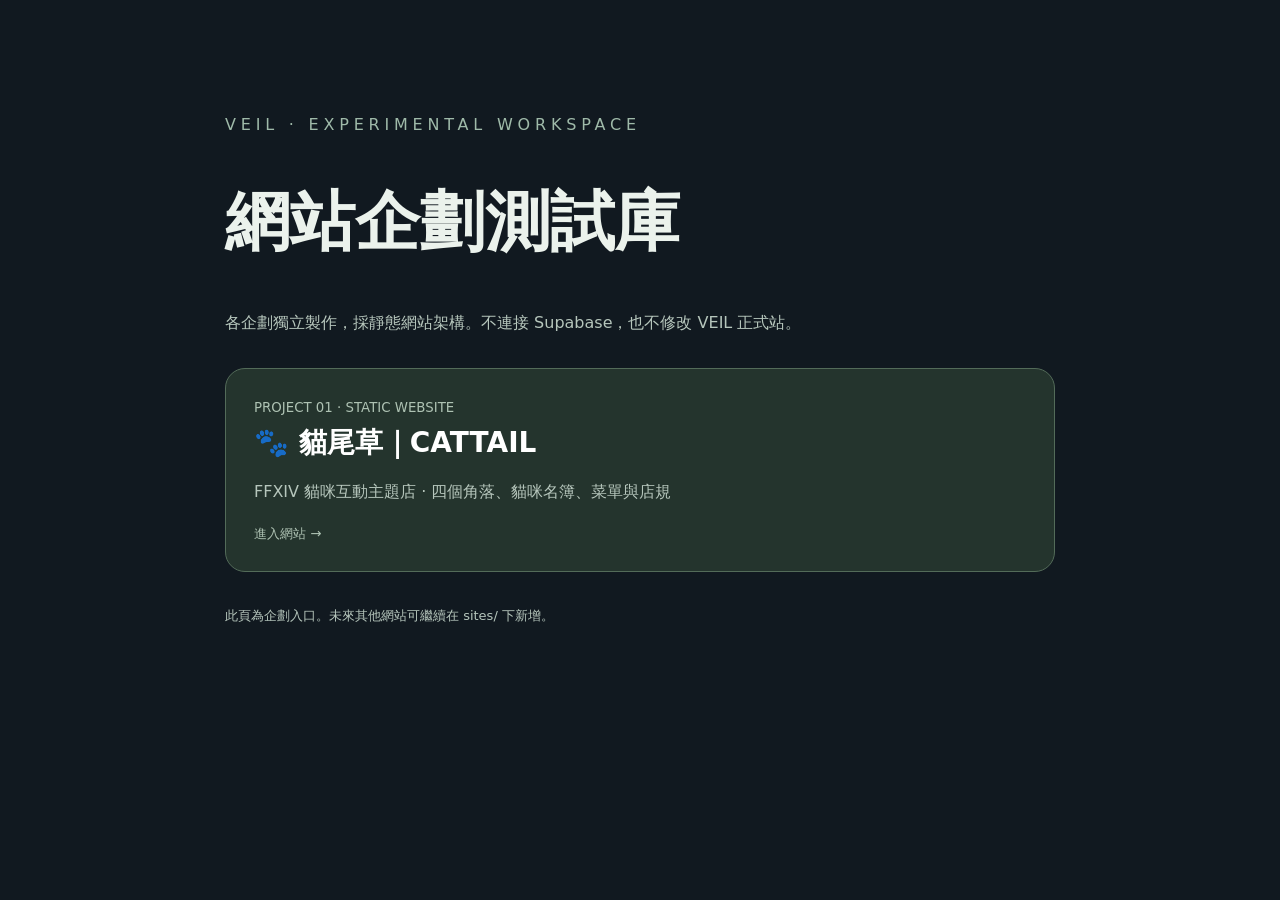
<file: index.html>
<!doctype html><html lang="zh-Hant"><head><meta charset="utf-8"><meta name="viewport" content="width=device-width,initial-scale=1"><title>VEIL LAB｜網站企劃測試庫</title><style>*{box-sizing:border-box}body{margin:0;background:#111920;color:#ebf2ec;font-family:system-ui,"Noto Sans TC",sans-serif}main{max-width:880px;margin:10vh auto;padding:25px}.eyebrow{letter-spacing:.3em;color:#9fbaa9}h1{font-size:clamp(35px,7vw,65px)}p{color:#b6c6bc;line-height:1.8}.card{display:block;background:#24342d;border:1px solid #536b59;padding:28px;border-radius:20px;color:#fff;text-decoration:none;margin-top:30px;transition:.2s}.card:hover{transform:translateY(-4px);background:#2f4337}.card small{color:#aec2b3}.card h2{margin:8px 0;font-size:28px}.note{font-size:13px;margin-top:32px}</style></head><body><main><div class="eyebrow">VEIL · EXPERIMENTAL WORKSPACE</div><h1>網站企劃測試庫</h1><p>各企劃獨立製作，採靜態網站架構。不連接 Supabase，也不修改 VEIL 正式站。</p><a class="card" href="./sites/cattail/"><small>PROJECT 01 · STATIC WEBSITE</small><h2>🐾 貓尾草｜CATTAIL</h2><p>FFXIV 貓咪互動主題店 · 四個角落、貓咪名簿、菜單與店規</p><small>進入網站 →</small></a><p class="note">此頁為企劃入口。未來其他網站可繼續在 sites/ 下新增。</p></main></body></html>
</file>
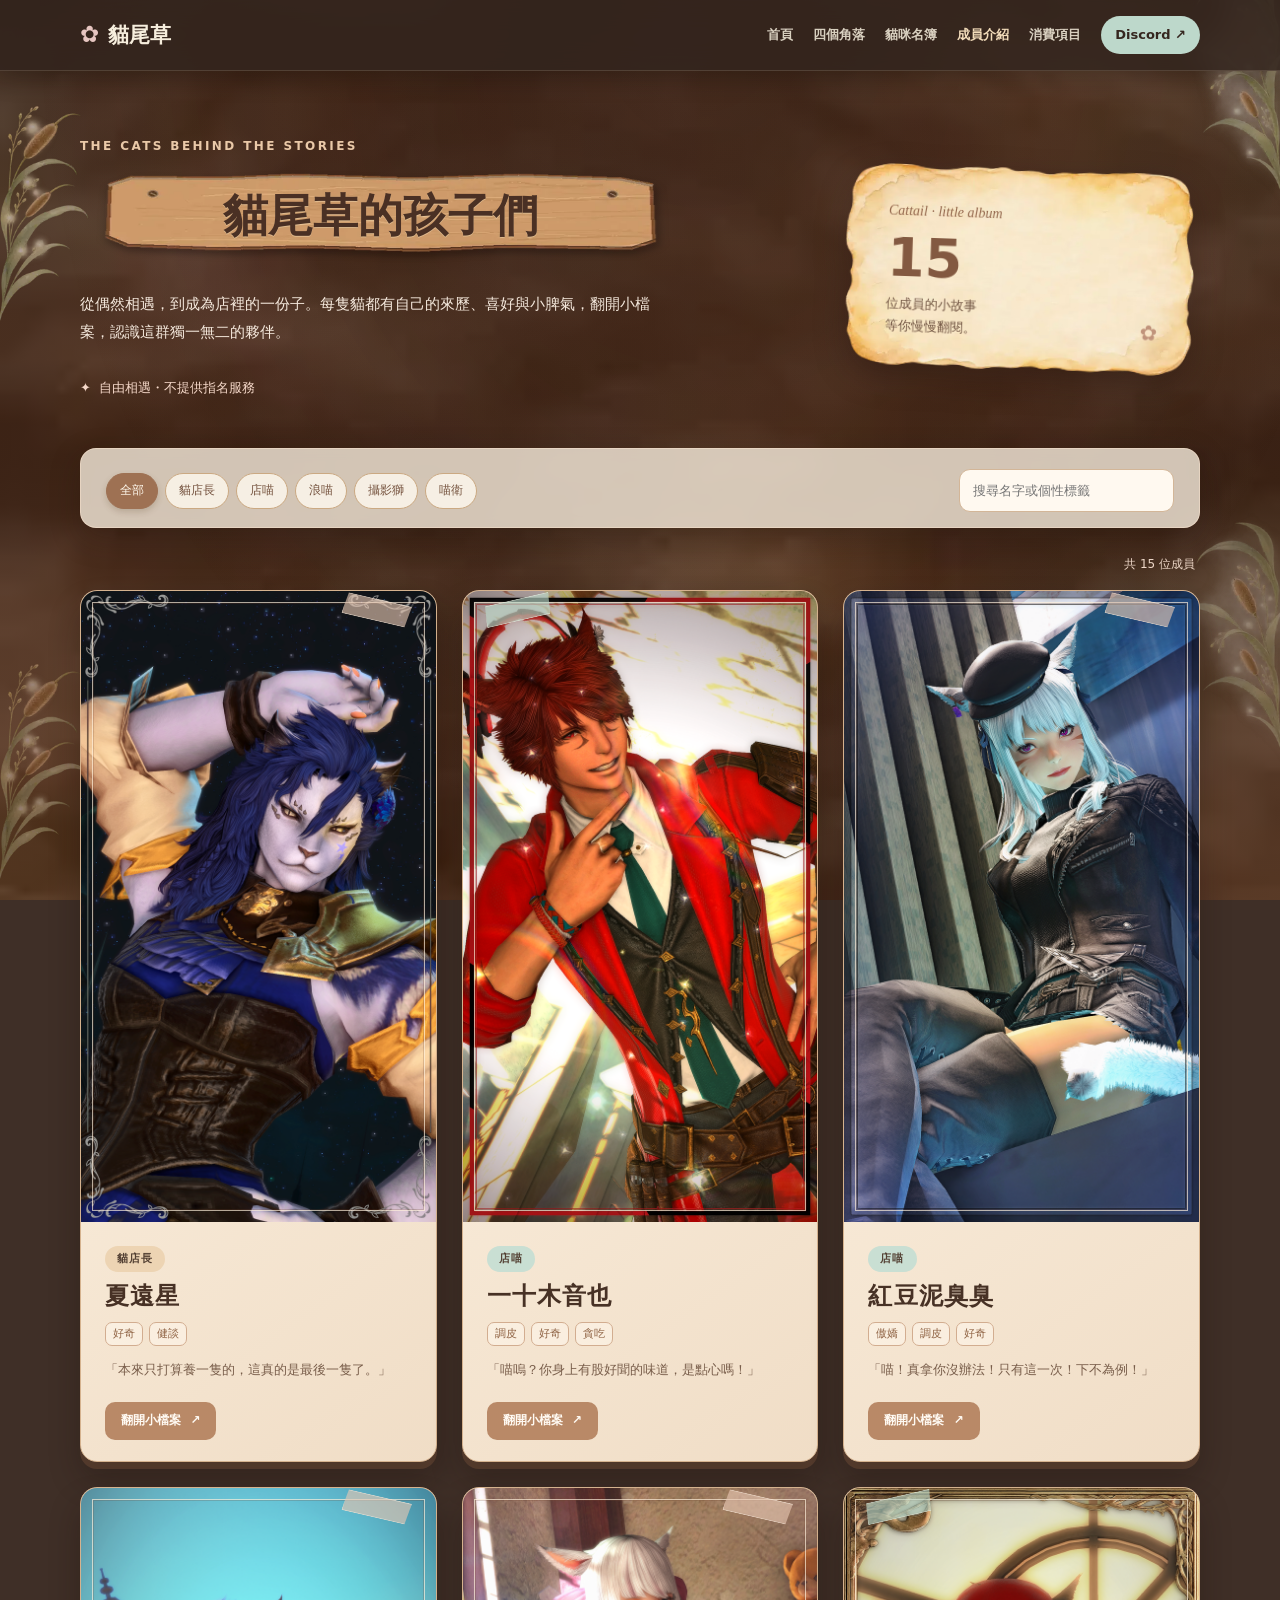
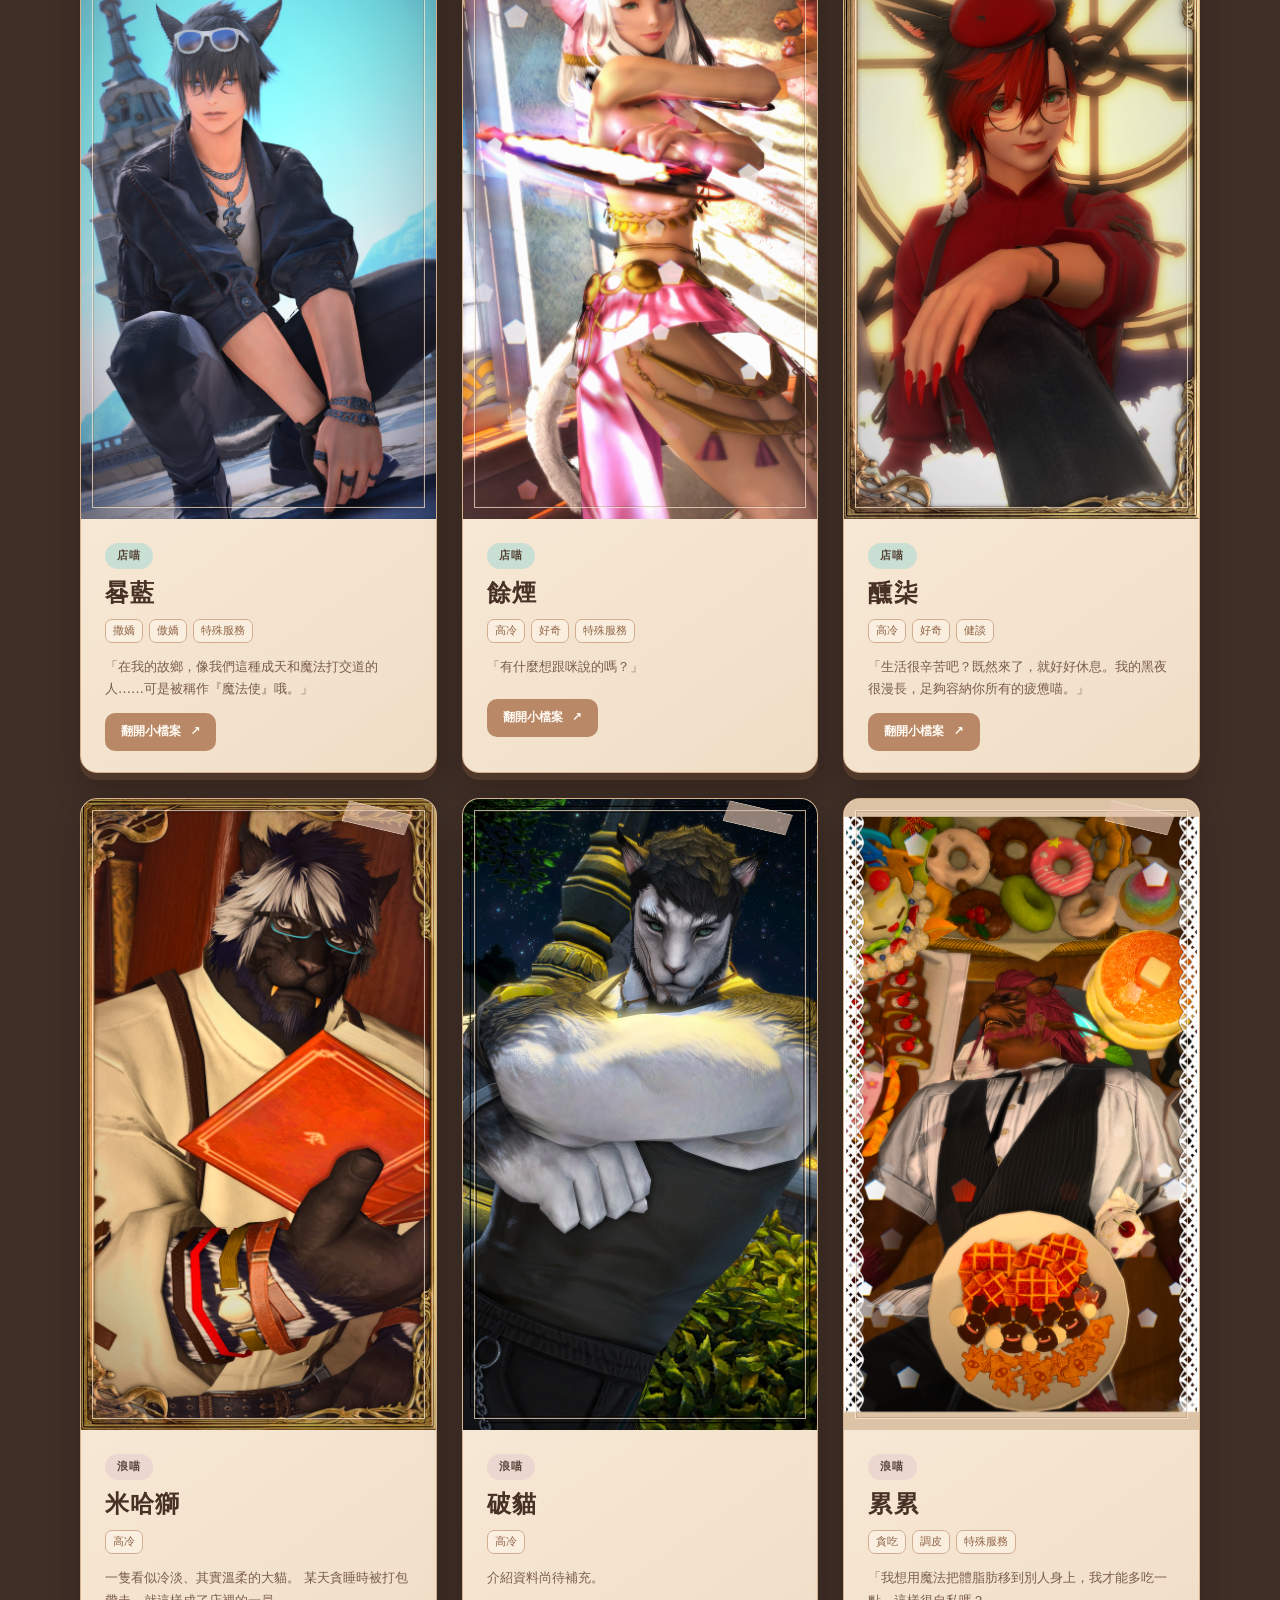
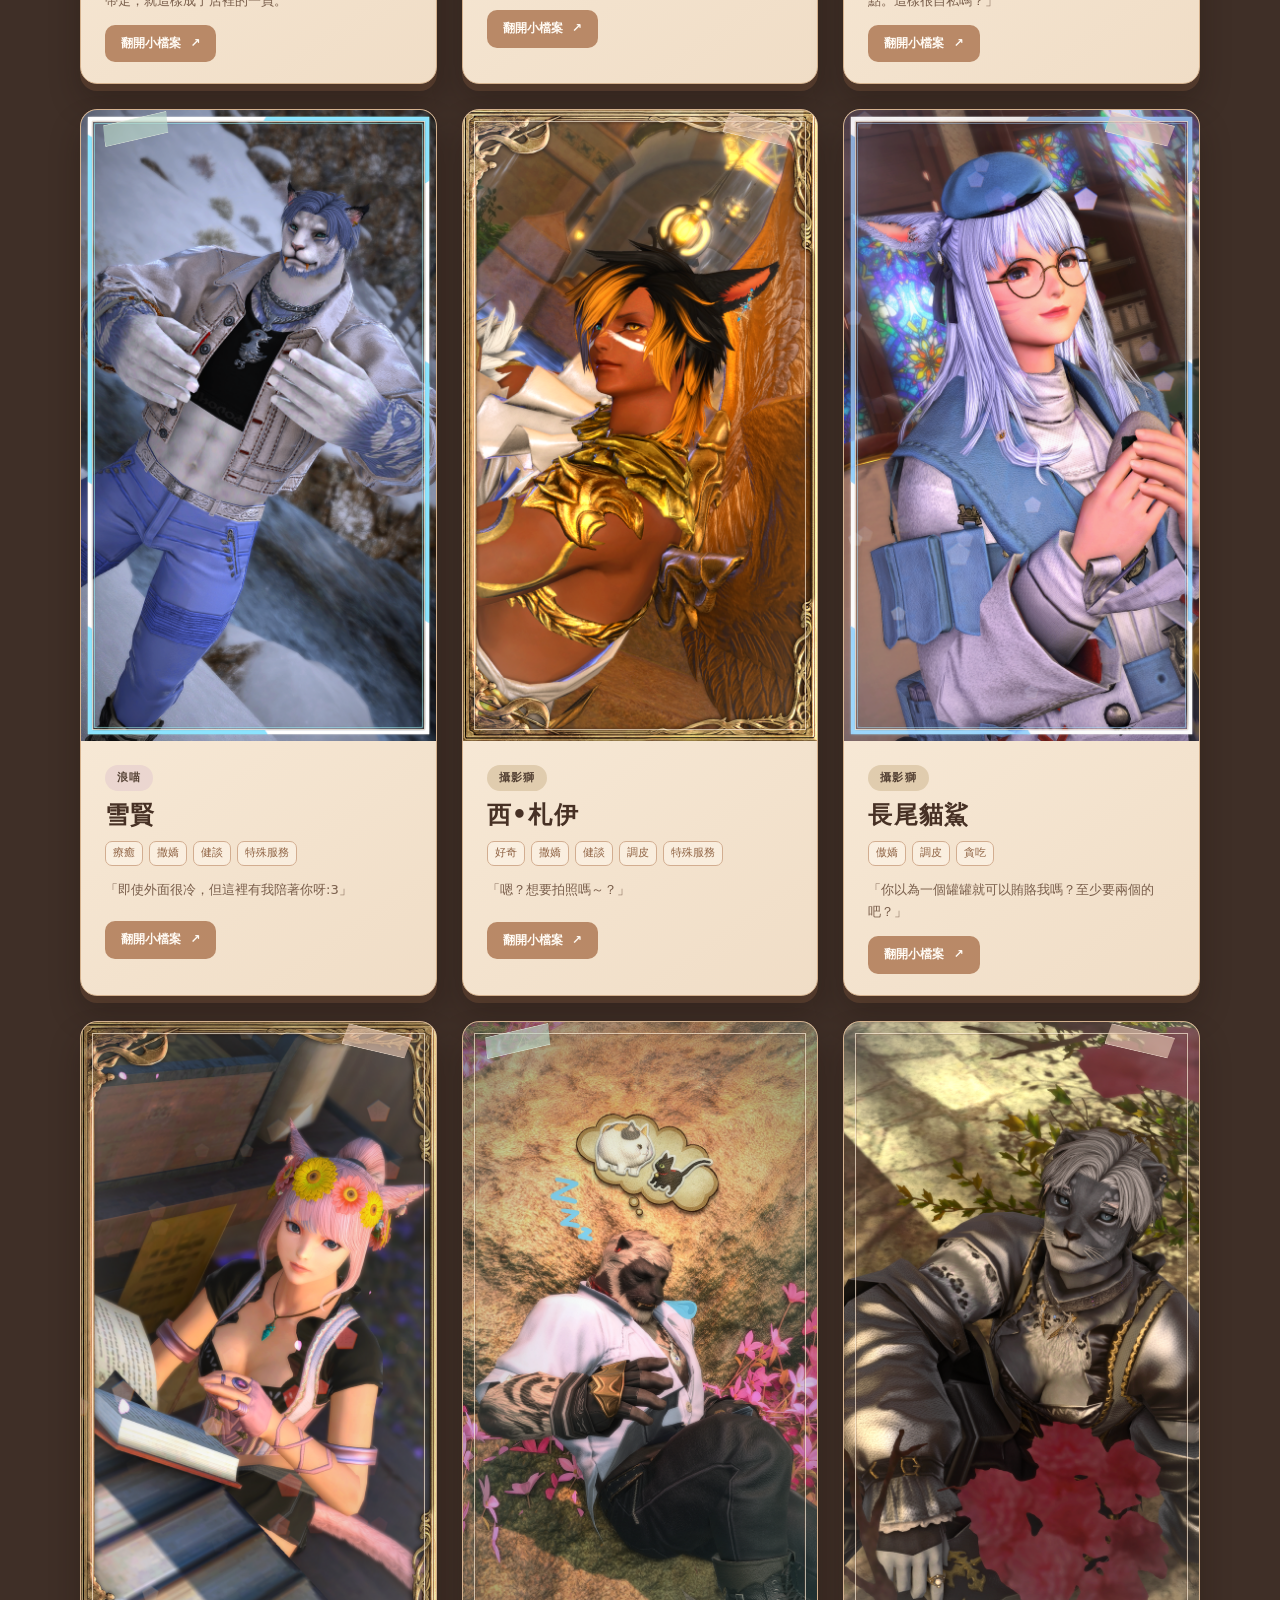
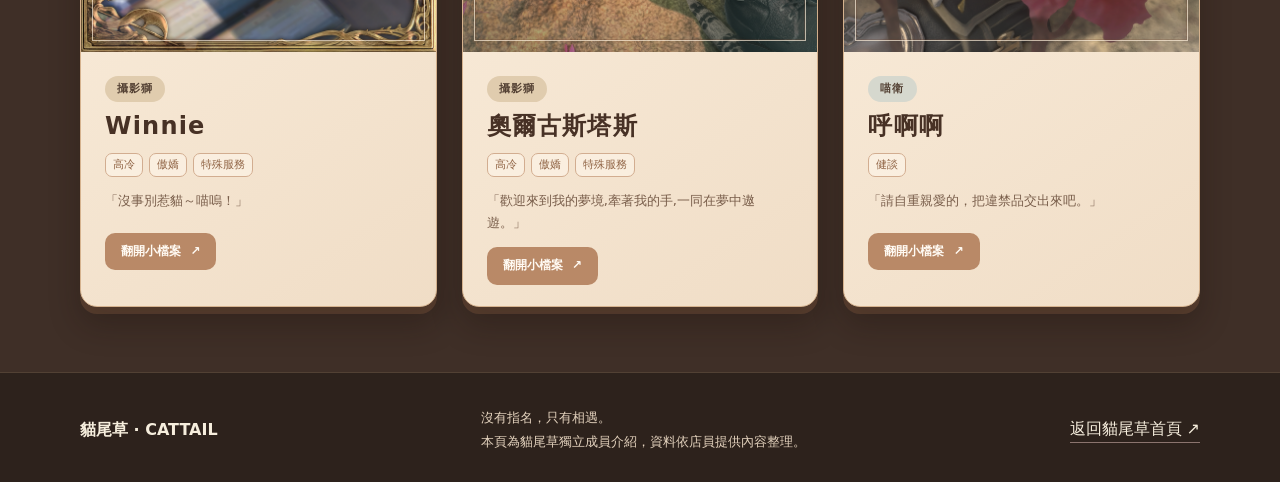
<file: sites/cattail/members.html>
<!doctype html>
<html lang="zh-Hant"><head><meta charset="utf-8"><meta name="viewport" content="width=device-width,initial-scale=1,viewport-fit=cover"><meta name="theme-color" content="#3f2f27">
<title>貓咪成員介紹｜貓尾草 CATTAIL</title><meta name="description" content="認識貓尾草的每一位貓咪成員，翻開牠們的故事。店內自由相遇，不提供指名服務。">
<style>
:root{--choc:#3f2f27;--dark:#2e221c;--cream:#f6eedd;--honey:#d6ac7d;--pink:#e7c6c1;--mint:#bdd8cb;--ink:#4a3328;--paler:#fff5e7;--wood:url("[data-uri]");--paper:url("[data-uri]");--fur:url("[data-uri]");--bot-l:url("[data-uri]");--bot-r:url("[data-uri]")}
*{box-sizing:border-box}html{scroll-behavior:smooth}body{margin:0;min-width:320px;color:var(--cream);background:var(--choc);font-family:'Noto Sans TC','PingFang TC','Microsoft JhengHei',system-ui,sans-serif;line-height:1.65}button,input{font:inherit}button{cursor:pointer}a{color:inherit;text-decoration:none}body:before{content:"";position:fixed;inset:0;z-index:-1;background:linear-gradient(#2c1c17a8,#38241a98),var(--fur) center/cover no-repeat;pointer-events:none}body:after{content:"";position:fixed;inset:0;z-index:-1;opacity:.3;background:radial-gradient(ellipse at 55% 0%,#b5805d5a,transparent 68%)}
.edge{position:fixed;top:0;bottom:0;width:clamp(95px,13vw,195px);z-index:0;pointer-events:none;opacity:.55;contain:layout style}.edge-left{left:0}.edge-right{right:0}.edge .bot{position:absolute;left:-25%;width:130%;height:47%;background:var(--bot-l) center/contain no-repeat;animation:breeze 12s ease-in-out infinite alternate;transform-origin:left bottom}.edge-right .bot{background-image:var(--bot-r);left:auto;right:-25%;transform-origin:right bottom;animation-duration:14s}.edge .bot:first-child{top:-5%}.edge .bot:last-child{top:57%;opacity:.7;animation-delay:-7s}@keyframes breeze{0%{transform:rotate(-1.8deg) translateX(-2px)}100%{transform:rotate(2.1deg) translateX(3px)}}
.wrap{width:min(1120px,calc(100% - 40px));margin:auto;position:relative;z-index:1}
.site-header{position:sticky;top:0;z-index:100;background:#32251edc;backdrop-filter:blur(14px);border-bottom:1px solid #ecd4b329;box-shadow:0 5px 24px #160e0960}.nav-wrap{display:flex;align-items:center;gap:22px;min-height:70px}.brand{display:flex;align-items:center;gap:9px;font-weight:900;font-size:21px;white-space:nowrap}.brand .paw{font-size:23px;color:var(--pink)}.navlinks{margin-left:auto;display:flex;gap:20px;align-items:center;font-size:13px;font-weight:600}.navlinks a:not(.discord){opacity:.85;transition:opacity .2s}.navlinks a:hover,.navlinks a[aria-current="page"]{opacity:1;color:#f3ddbb}.discord{display:inline-flex;align-items:center;gap:8px;background:var(--mint);color:#35261f;border-radius:999px;padding:8px 14px;font-weight:800;font-size:13px}.discord:hover{filter:brightness(1.07)}.mobile-nav{display:none}
.hero{padding:55px 0 25px}.hero-card{position:relative;display:grid;grid-template-columns:1.3fr .65fr;gap:36px;align-items:center;min-height:285px}.eyebrow{font-size:12px;letter-spacing:.2em;font-weight:800;color:#eac9a8}.wood-title{display:grid;place-items:center;max-width:600px;min-height:118px;margin:9px 0 6px;padding:25px 67px;background:var(--wood) center/100% 100% no-repeat;font-weight:900;color:#4a3024;font-size:clamp(28px,4.5vw,45px);line-height:1.2;text-shadow:0 1px #fff4d05c}.hero h1{margin:0}.hero-copy{font-size:15px;color:#f4e8dc;line-height:1.9;max-width:580px}.subscript{display:inline-flex;align-items:center;gap:8px;margin:15px 0 0;font-size:13px;color:#f5d8c9}.hero-paper{position:relative;min-height:223px;background:var(--paper) center/100% 100% no-repeat;color:var(--ink);padding:47px 48px 42px;transform:rotate(2deg);filter:drop-shadow(0 12px 16px #23130f6b)}.hero-paper .mini{font:italic 14px Georgia,serif;color:#95694e}.hero-paper strong{display:block;font-size:54px;line-height:1;font-weight:800;margin:8px 0;color:#835941}.hero-paper p{font-size:13px;margin:8px 0 0;line-height:1.7;color:#715543}.hero-paper:after{content:'✿';font-size:21px;color:#c0937b;position:absolute;right:41px;bottom:37px}
.directory{padding:12px 0 65px}.toolbar{padding:20px 25px 15px;border-radius:16px;background:#f5eadbcf;box-shadow:0 10px 30px #22130d4d;backdrop-filter:blur(6px);border:1px solid #fce6cf80;display:flex;flex-wrap:wrap;gap:12px;align-items:center;margin-bottom:27px;color:var(--ink)}.filters{display:flex;flex-wrap:wrap;gap:7px;align-items:center;flex:1}.filter{border:1px solid #cba982;background:#fffaf0cc;color:#75533f;border-radius:100px;padding:7px 13px;font-size:12px;white-space:nowrap}.filter[aria-pressed="true"]{background:#9e7153;border-color:#9e7153;color:#fff8ec;box-shadow:0 3px 6px #50351c33}.search{margin-left:auto;min-width:155px;max-width:215px;width:100%;border:1px solid #d3b698;background:#fff9f0;color:#533928;padding:10px 13px;border-radius:11px;outline:none;font-size:13px}.search:focus{border-color:#8b5d45;box-shadow:0 0 0 3px #b7846857}.count{text-align:right;font-size:12px;color:#f0daca;margin:0 5px 15px}
.grid{display:grid;grid-template-columns:repeat(3,minmax(0,1fr));gap:25px}.member-card[hidden]{display:none!important}.member-card{position:relative;min-width:0;background:linear-gradient(145deg,#fff6e8,#f0ddc6);border:1px solid #d5b28e;border-radius:17px;box-shadow:0 7px 0 #966a4945,0 18px 31px #1c100b52;transition:transform .25s ease,box-shadow .25s ease;overflow:hidden;color:var(--ink)}.member-card:hover{transform:translateY(-4px);box-shadow:0 10px 0 #966a4945,0 23px 38px #1c100b57}.member-card:before{content:"";height:20px;position:absolute;z-index:3;top:8px;right:25px;width:66px;transform:rotate(13deg);background:#e7c7b29f;border:1px solid #fff8ee71;pointer-events:none;clip-path:polygon(4% 0,99% 0,95% 100%,0 100%)}.member-card:nth-child(4n + 2):before{background:#bcdacba0;right:auto;left:21px;transform:rotate(-13deg)}
.portrait-frame{height:340px;background:#ddc3a5;overflow:hidden;position:relative}.portrait-frame:after{content:"";pointer-events:none;position:absolute;inset:11px;border:1px solid #fff0dcad;box-shadow:inset 0 0 0 1px #71452e38}.portrait-photo{width:100%;height:100%;object-fit:cover;object-position:50% 19%;display:block}.extra-photo{display:none}.photo-placeholder{display:flex;height:100%;align-items:center;justify-content:center;flex-direction:column;gap:12px;color:#9a775b;background:linear-gradient(145deg,#faedda,#e7cfb3)}.photo-placeholder span{font-size:52px;opacity:.5}.photo-placeholder strong{font-family:serif;font-size:18px;letter-spacing:.16em}.photo-placeholder small{font-size:12px}
.card-body{padding:24px 24px 21px;display:flex;flex-direction:column;align-items:flex-start;min-height:238px}.role-pill{display:inline-flex;border-radius:100px;padding:4px 12px;font-size:11px;font-weight:800;letter-spacing:.1em;color:#534033;background:#e3d5be}.role-pill.chief{background:#edd4b3}.role-pill.shop{background:#c9dfd3}.role-pill.roam{background:#ebd6d0}.role-pill.photo{background:#e0ccae}.role-pill.guard{background:#d6d8ce}.card-body h3{font-size:24px;letter-spacing:.05em;margin:8px 0 10px;line-height:1.35;color:#473125;overflow-wrap:anywhere}.trait-list{display:flex;gap:6px;flex-wrap:wrap}.trait{border:1px solid #d2ad90;color:#906445;border-radius:7px;padding:2px 7px;font-size:11px;background:#fff8ed8a}.mini-quote{font-size:13px;line-height:1.7;color:#795e4b;overflow:hidden;display:-webkit-box;-webkit-line-clamp:2;-webkit-box-orient:vertical;min-height:2.3em;margin:13px 0 13px}.open-member{border:0;background:#b98967;color:#fffaf3;border-radius:10px;padding:9px 16px;font-size:12px;font-weight:800;margin-top:auto;transition:background .2s}.open-member:hover{background:#986a4d}.open-member span{margin-left:5px}
.empty{display:none;text-align:center;background:#f6ead9;color:#654839;border-radius:14px;padding:42px 20px}.empty.visible{display:block}
.foot{background:#2d211ce8;border-top:1px solid #d6b18a38;padding:33px 0 28px;position:relative;z-index:1}.foot-row{display:flex;align-items:center;gap:20px;justify-content:space-between}.foot small{color:#e3d2bd;line-height:1.8}.foot a{border-bottom:1px solid #e7c6c180}
.profile-dialog{position:fixed;inset:auto;border:0;border-radius:20px;padding:0;background:transparent;color:var(--ink);width:min(900px,calc(100vw - 36px));max-height:min(86vh,900px);overflow:hidden;box-shadow:0 25px 90px #0c0707ac}.profile-dialog::backdrop{background:#1e130fdc;backdrop-filter:blur(7px)}.dialog-wrap{position:relative;display:grid;grid-template-columns:minmax(230px,0.82fr) minmax(0,1.2fr);max-height:min(86vh,900px);overflow-y:auto;background:linear-gradient(135deg,#fff5e8,#edd6b8)}.dialog-photos{background:#c6ad8f;position:relative;min-height:100%;overflow:hidden}.dialog-image{position:sticky;top:0;display:block;width:100%;height:min(86vh,900px);object-fit:cover;object-position:50% 16%}.dialog-placeholder{display:flex;align-items:center;justify-content:center;flex-direction:column;height:100%;min-height:400px;color:#86624c}.dialog-placeholder span{font-size:64px}.photo-dots{position:absolute;left:50%;bottom:20px;transform:translateX(-50%);display:flex;gap:10px;background:#4a3024a6;border-radius:999px;padding:8px}.photo-dots button{width:24px;height:24px;border-radius:50%;background:#f0e4d0;border:2px solid transparent;font-size:0}.photo-dots button[aria-pressed="true"]{background:#b9d4c5;border-color:#fff}.dialog-paper{position:relative;padding:52px 48px 45px;background:radial-gradient(ellipse at 0 0,#dba87520,transparent 50%),linear-gradient(135deg,#fff9ed,#f7e7d0)}.dialog-paper:before{content:"";position:absolute;inset:9px;pointer-events:none;border:1px solid #cda88580;border-radius:14px}.dialog-close{position:absolute;right:13px;top:12px;width:39px;height:39px;border:1px solid #cbaa8b;border-radius:50%;background:#f5e8d9;color:#5a4031;font-weight:900;font-size:21px;z-index:1}.dialog-title{font-size:clamp(27px,4vw,38px);margin:14px 0 11px;line-height:1.3}.dialog-role{background:#c8ded1;display:inline-block;font-size:12px;border-radius:99px;padding:5px 13px;font-weight:800}.dialog-tags{display:flex;flex-wrap:wrap;gap:7px;margin-bottom:22px}.dialog-section{margin:19px 0}.dialog-section h3{font-size:14px;color:#926044;letter-spacing:.08em;margin:0 0 5px;display:flex;align-items:center;gap:9px}.dialog-section h3:before{content:'✿';font-size:12px;color:#bc9776}.dialog-section p{white-space:pre-line;margin:0;font-size:14px;line-height:1.85;color:#5a4032}.dialog-quote{border-top:1px dashed #c5a281;padding-top:18px;margin-top:25px;color:#8a5d42;font-size:15px;font-weight:700;font-style:italic;line-height:1.8}.note{padding:12px 20px 20px;text-align:center;color:#d9c2ad;font-size:12px}
@media(max-width:1020px){.grid{grid-template-columns:repeat(2,minmax(0,1fr))}.hero-card{grid-template-columns:1fr .55fr}.hero-paper{padding:39px 32px}.navlinks{gap:10px}}
@media(max-width:700px){.nav-wrap{min-height:62px}.navlinks{display:none}.mobile-nav{display:flex;gap:9px;margin-left:auto}.mobile-nav a{display:inline-flex;align-items:center;justify-content:center;padding:7px 11px;min-height:35px;background:#594235a9;border:1px solid #f7e3c733;border-radius:999px;font-size:12px}.mobile-nav .discord{background:var(--mint);color:#392922;border:0}.edge{opacity:.27;width:65px}.hero{padding-top:29px}.hero-card{display:block;min-height:0}.hero .eyebrow{font-size:10px}.wood-title{padding:19px 35px;min-height:83px;margin-left:-5px;width:min(420px,100%);font-size:clamp(27px,7vw,36px)}.hero-copy{font-size:13px;line-height:1.8;margin:9px 4px 0}.hero-paper{min-height:0;width:min(280px,87%);margin:14px 0 0 auto;transform:rotate(2deg);padding:29px 38px 30px}.hero-paper strong{font-size:34px;margin:2px 0}.hero-paper .mini,.hero-paper p{font-size:11px}.hero-paper:after{bottom:23px;right:28px}.directory{padding-top:9px}.toolbar{padding:15px;gap:11px}.filters{width:100%;overflow-x:auto;flex-wrap:nowrap;padding-bottom:5px;scrollbar-width:none}.filters::-webkit-scrollbar{display:none}.filter{flex:none}.search{max-width:100%;margin-left:0;flex:0 0 100%}.filters{flex:0 0 100%}.grid{grid-template-columns:1fr;gap:18px}.member-card{display:grid;grid-template-columns:42% minmax(0,1fr);min-height:260px}.portrait-frame{height:100%;min-height:240px}.card-body{padding:17px 14px 15px;min-height:0}.card-body h3{font-size:20px;margin:6px 0}.trait{font-size:10px;padding:2px 6px}.mini-quote{font-size:11px;-webkit-line-clamp:3;min-height:0;margin:9px 0}.open-member{font-size:11px;padding:9px 12px}.foot-row{align-items:flex-start;flex-direction:column}.profile-dialog{width:calc(100vw - 20px);max-height:92vh;border-radius:15px}.dialog-wrap{display:block;max-height:92vh}.dialog-photos{height:230px;min-height:0}.dialog-image{position:static;height:230px;object-position:50% 20%}.dialog-placeholder{height:230px;min-height:230px}.dialog-paper{padding:34px 27px 33px}.dialog-paper:before{inset:7px}.dialog-close{top:7px;right:8px}.dialog-title{font-size:27px}.dialog-section{margin:15px 0}.dialog-section p{font-size:13px}}
@media(max-width:390px){.wrap{width:calc(100% - 26px)}.member-card{grid-template-columns:43% minmax(0,1fr)}.card-body{padding:14px 12px}.mini-quote{-webkit-line-clamp:2}.open-member{padding:8px 10px}.hero-paper{margin-top:10px}.dialog-paper{padding:33px 23px}.trait-list{gap:4px}}
@media(prefers-reduced-motion:reduce){html{scroll-behavior:auto}.edge .bot{animation:none}.member-card{transition:none}}


.portrait-frame{width:100%;height:auto;min-height:0;aspect-ratio:9/16;align-self:start}
.portrait-photo{object-fit:contain;object-position:center}
.dialog-wrap{grid-template-columns:minmax(0,min(42%,calc(min(86vh,900px)*0.5625))) minmax(0,1fr);align-items:start}
.dialog-photos{min-height:0;position:sticky;top:0;aspect-ratio:9/16;align-self:start}
.dialog-image{position:static;width:100%;height:100%;aspect-ratio:9/16;object-fit:contain;object-position:center}
.dialog-placeholder{min-height:0;height:100%}
@media(max-width:1020px) and (min-width:701px){.grid{grid-template-columns:repeat(3,minmax(0,1fr))}}
@media(max-width:700px){.member-card{grid-template-columns:44% minmax(0,1fr);min-height:0;align-items:center}.portrait-frame{height:auto;min-height:0;aspect-ratio:9/16;align-self:center}.dialog-photos{position:relative;width:min(100%,calc(66vh * 0.5625));height:auto;aspect-ratio:9/16;margin:0 auto}.dialog-image{height:100%;object-fit:contain}.dialog-placeholder{height:100%;min-height:0}}
</style></head>
<body>
<div class="edge edge-left" aria-hidden="true"><i class="bot"></i><i class="bot"></i></div><div class="edge edge-right" aria-hidden="true"><i class="bot"></i><i class="bot"></i></div>
<header class="site-header"><div class="wrap nav-wrap"><a class="brand" href="./index.html"><span class="paw" aria-hidden="true">✿</span>貓尾草</a>
 <nav class="navlinks" aria-label="主要導覽"><a href="./index.html">首頁</a><a href="./index.html#corners">四個角落</a><a href="./index.html#cats">貓咪名簿</a><a href="./members.html" aria-current="page">成員介紹</a><a href="./index.html#services">消費項目</a><a class="discord" href="https://discord.gg/u3mV7mMDXP" target="_blank" rel="noopener noreferrer">Discord ↗</a></nav>
 <div class="mobile-nav"><a href="./index.html">回首頁</a><a class="discord" href="https://discord.gg/u3mV7mMDXP" target="_blank" rel="noopener noreferrer">Discord</a></div></div></header>
<main><section class="hero"><div class="wrap hero-card"><div><div class="eyebrow">THE CATS BEHIND THE STORIES</div><h1 class="wood-title">貓尾草的孩子們</h1><p class="hero-copy">從偶然相遇，到成為店裡的一份子。每隻貓都有自己的來歷、喜好與小脾氣，翻開小檔案，認識這群獨一無二的夥伴。</p><p class="subscript"><span aria-hidden="true">✦</span> 自由相遇・不提供指名服務</p></div><aside class="hero-paper"><span class="mini">Cattail · little album</span><strong>15</strong><p>位成員的小故事<br>等你慢慢翻閱。</p></aside></div></section>
<section class="directory"><div class="wrap"><div class="toolbar"><div class="filters" role="group" aria-label="依職位篩選"><button class="filter" type="button" data-filter="all" aria-pressed="true">全部</button><button class="filter" type="button" data-filter="貓店長" aria-pressed="false">貓店長</button><button class="filter" type="button" data-filter="店喵" aria-pressed="false">店喵</button><button class="filter" type="button" data-filter="浪喵" aria-pressed="false">浪喵</button><button class="filter" type="button" data-filter="攝影獅" aria-pressed="false">攝影獅</button><button class="filter" type="button" data-filter="喵衛" aria-pressed="false">喵衛</button></div><input class="search" id="member-search" type="search" placeholder="搜尋名字或個性標籤" aria-label="搜尋成員名字或標籤"></div>
<p class="count" role="status" aria-live="polite" id="count">共 15 位成員</p>
<div class="grid" id="member-grid"><article class="member-card" data-id="0" data-role="貓店長" data-search="夏遠星 貓店長 好奇 健談">
      <div class="portrait-frame" aria-hidden="true"><img class="portrait-photo" src="assets/members/xia-yuan-xing.webp" alt="夏遠星的玩家提供照片" width="720" height="1280" loading="lazy" decoding="async"><span class="photo-corner corner-a"></span><span class="photo-corner corner-b"></span></div>
      <div class="card-body"><div class="role-pill chief">貓店長</div><h3>夏遠星</h3>
      <div class="trait-list"><span class="trait">好奇</span><span class="trait">健談</span></div>
      <p class="mini-quote">「本來只打算養一隻的，這真的是最後一隻了。」</p>
      <button class="open-member" type="button" data-open="0" aria-label="閱讀夏遠星的完整介紹">翻開小檔案 <span aria-hidden="true">↗</span></button></div>
      </article>
<article class="member-card" data-id="1" data-role="店喵" data-search="一十木音也 店喵 調皮 好奇 貪吃">
      <div class="portrait-frame" aria-hidden="true"><img class="portrait-photo" src="assets/members/yin-ye.webp" alt="一十木音也的玩家提供照片" width="720" height="1280" loading="lazy" decoding="async"><span class="photo-corner corner-a"></span><span class="photo-corner corner-b"></span></div>
      <div class="card-body"><div class="role-pill shop">店喵</div><h3>一十木音也</h3>
      <div class="trait-list"><span class="trait">調皮</span><span class="trait">好奇</span><span class="trait">貪吃</span></div>
      <p class="mini-quote">「喵嗚？你身上有股好聞的味道，是點心嗎！」</p>
      <button class="open-member" type="button" data-open="1" aria-label="閱讀一十木音也的完整介紹">翻開小檔案 <span aria-hidden="true">↗</span></button></div>
      </article>
<article class="member-card" data-id="2" data-role="店喵" data-search="紅豆泥臭臭 店喵 傲嬌 調皮 好奇">
      <div class="portrait-frame" aria-hidden="true"><img class="portrait-photo" src="assets/members/hong-dou-ni-chou-chou.webp" alt="紅豆泥臭臭的玩家提供照片" width="720" height="1280" loading="lazy" decoding="async"><span class="photo-corner corner-a"></span><span class="photo-corner corner-b"></span></div>
      <div class="card-body"><div class="role-pill shop">店喵</div><h3>紅豆泥臭臭</h3>
      <div class="trait-list"><span class="trait">傲嬌</span><span class="trait">調皮</span><span class="trait">好奇</span></div>
      <p class="mini-quote">「喵！真拿你沒辦法！只有這一次！下不為例！」</p>
      <button class="open-member" type="button" data-open="2" aria-label="閱讀紅豆泥臭臭的完整介紹">翻開小檔案 <span aria-hidden="true">↗</span></button></div>
      </article>
<article class="member-card" data-id="3" data-role="店喵" data-search="晷藍 店喵 撒嬌 傲嬌 特殊服務">
      <div class="portrait-frame" aria-hidden="true"><img class="portrait-photo" src="assets/members/lan-jiu.webp" alt="晷藍的玩家提供照片" width="720" height="1280" loading="lazy" decoding="async"><span class="photo-corner corner-a"></span><span class="photo-corner corner-b"></span></div>
      <div class="card-body"><div class="role-pill shop">店喵</div><h3>晷藍</h3>
      <div class="trait-list"><span class="trait">撒嬌</span><span class="trait">傲嬌</span><span class="trait">特殊服務</span></div>
      <p class="mini-quote">「在我的故鄉，像我們這種成天和魔法打交道的人……可是被稱作『魔法使』哦。」</p>
      <button class="open-member" type="button" data-open="3" aria-label="閱讀晷藍的完整介紹">翻開小檔案 <span aria-hidden="true">↗</span></button></div>
      </article>
<article class="member-card" data-id="4" data-role="店喵" data-search="餘煙 店喵 高冷 好奇 特殊服務">
      <div class="portrait-frame" aria-hidden="true"><img class="portrait-photo" src="assets/members/yu-yan.webp" alt="餘煙的玩家提供照片" width="720" height="1280" loading="lazy" decoding="async"><span class="photo-corner corner-a"></span><span class="photo-corner corner-b"></span></div>
      <div class="card-body"><div class="role-pill shop">店喵</div><h3>餘煙</h3>
      <div class="trait-list"><span class="trait">高冷</span><span class="trait">好奇</span><span class="trait">特殊服務</span></div>
      <p class="mini-quote">「有什麼想跟咪說的嗎？」</p>
      <button class="open-member" type="button" data-open="4" aria-label="閱讀餘煙的完整介紹">翻開小檔案 <span aria-hidden="true">↗</span></button></div>
      </article>
<article class="member-card" data-id="5" data-role="店喵" data-search="醺柒 店喵 高冷 好奇 健談">
      <div class="portrait-frame" aria-hidden="true"><img class="portrait-photo" src="assets/members/xun-qi.webp" alt="醺柒的玩家提供照片" width="720" height="1280" loading="lazy" decoding="async"><span class="photo-corner corner-a"></span><span class="photo-corner corner-b"></span></div>
      <div class="card-body"><div class="role-pill shop">店喵</div><h3>醺柒</h3>
      <div class="trait-list"><span class="trait">高冷</span><span class="trait">好奇</span><span class="trait">健談</span></div>
      <p class="mini-quote">「生活很辛苦吧？既然來了，就好好休息。我的黑夜很漫長，足夠容納你所有的疲憊喵。」</p>
      <button class="open-member" type="button" data-open="5" aria-label="閱讀醺柒的完整介紹">翻開小檔案 <span aria-hidden="true">↗</span></button></div>
      </article>
<article class="member-card" data-id="6" data-role="浪喵" data-search="米哈獅 浪喵 高冷">
      <div class="portrait-frame" aria-hidden="true"><img class="portrait-photo" src="assets/members/mi-ha-shi.webp" alt="米哈獅的玩家提供照片" width="720" height="1280" loading="lazy" decoding="async"><span class="photo-corner corner-a"></span><span class="photo-corner corner-b"></span></div>
      <div class="card-body"><div class="role-pill roam">浪喵</div><h3>米哈獅</h3>
      <div class="trait-list"><span class="trait">高冷</span></div>
      <p class="mini-quote">一隻看似冷淡、其實溫柔的大貓。
某天貪睡時被打包帶走，就這樣成了店裡的一員。</p>
      <button class="open-member" type="button" data-open="6" aria-label="閱讀米哈獅的完整介紹">翻開小檔案 <span aria-hidden="true">↗</span></button></div>
      </article>
<article class="member-card" data-id="7" data-role="浪喵" data-search="破貓 浪喵 高冷">
      <div class="portrait-frame" aria-hidden="true"><img class="portrait-photo" src="assets/members/po-mao.webp" alt="破貓的玩家提供照片" width="720" height="1280" loading="lazy" decoding="async"><span class="photo-corner corner-a"></span><span class="photo-corner corner-b"></span></div>
      <div class="card-body"><div class="role-pill roam">浪喵</div><h3>破貓</h3>
      <div class="trait-list"><span class="trait">高冷</span></div>
      <p class="mini-quote">介紹資料尚待補充。</p>
      <button class="open-member" type="button" data-open="7" aria-label="閱讀破貓的完整介紹">翻開小檔案 <span aria-hidden="true">↗</span></button></div>
      </article>
<article class="member-card" data-id="8" data-role="浪喵" data-search="累累 浪喵 貪吃 調皮 特殊服務">
      <div class="portrait-frame" aria-hidden="true"><img class="portrait-photo" src="assets/members/lei-lei.webp" alt="累累的玩家提供照片" width="720" height="1280" loading="lazy" decoding="async"><span class="photo-corner corner-a"></span><span class="photo-corner corner-b"></span></div>
      <div class="card-body"><div class="role-pill roam">浪喵</div><h3>累累</h3>
      <div class="trait-list"><span class="trait">貪吃</span><span class="trait">調皮</span><span class="trait">特殊服務</span></div>
      <p class="mini-quote">「我想用魔法把體脂肪移到別人身上，我才能多吃一點。這樣很自私嗎？」</p>
      <button class="open-member" type="button" data-open="8" aria-label="閱讀累累的完整介紹">翻開小檔案 <span aria-hidden="true">↗</span></button></div>
      </article>
<article class="member-card" data-id="9" data-role="浪喵" data-search="雪賢 浪喵 療癒 撒嬌 健談 特殊服務">
      <div class="portrait-frame" aria-hidden="true"><img class="portrait-photo" src="assets/members/xue-xue.webp" alt="雪賢的玩家提供照片" width="720" height="1280" loading="lazy" decoding="async"><span class="photo-corner corner-a"></span><span class="photo-corner corner-b"></span></div>
      <div class="card-body"><div class="role-pill roam">浪喵</div><h3>雪賢</h3>
      <div class="trait-list"><span class="trait">療癒</span><span class="trait">撒嬌</span><span class="trait">健談</span><span class="trait">特殊服務</span></div>
      <p class="mini-quote">「即使外面很冷，但這裡有我陪著你呀:3」</p>
      <button class="open-member" type="button" data-open="9" aria-label="閱讀雪賢的完整介紹">翻開小檔案 <span aria-hidden="true">↗</span></button></div>
      </article>
<article class="member-card" data-id="10" data-role="攝影獅" data-search="西•札伊 攝影獅 好奇 撒嬌 健談 調皮 特殊服務">
      <div class="portrait-frame" aria-hidden="true"><img class="portrait-photo" src="assets/members/xi-zha-yi.webp" alt="西•札伊的玩家提供照片" width="720" height="1280" loading="lazy" decoding="async"><span class="photo-corner corner-a"></span><span class="photo-corner corner-b"></span></div>
      <div class="card-body"><div class="role-pill photo">攝影獅</div><h3>西•札伊</h3>
      <div class="trait-list"><span class="trait">好奇</span><span class="trait">撒嬌</span><span class="trait">健談</span><span class="trait">調皮</span><span class="trait">特殊服務</span></div>
      <p class="mini-quote">「嗯？想要拍照嗎～？」</p>
      <button class="open-member" type="button" data-open="10" aria-label="閱讀西•札伊的完整介紹">翻開小檔案 <span aria-hidden="true">↗</span></button></div>
      </article>
<article class="member-card" data-id="11" data-role="攝影獅" data-search="長尾貓鯊 攝影獅 傲嬌 調皮 貪吃">
      <div class="portrait-frame" aria-hidden="true"><img class="portrait-photo" src="assets/members/sha-mao.webp" alt="長尾貓鯊的玩家提供照片" width="720" height="1280" loading="lazy" decoding="async"><span class="photo-corner corner-a"></span><span class="photo-corner corner-b"></span></div>
      <div class="card-body"><div class="role-pill photo">攝影獅</div><h3>長尾貓鯊</h3>
      <div class="trait-list"><span class="trait">傲嬌</span><span class="trait">調皮</span><span class="trait">貪吃</span></div>
      <p class="mini-quote">「你以為一個罐罐就可以賄賂我嗎？至少要兩個的吧？」</p>
      <button class="open-member" type="button" data-open="11" aria-label="閱讀長尾貓鯊的完整介紹">翻開小檔案 <span aria-hidden="true">↗</span></button></div>
      </article>
<article class="member-card" data-id="12" data-role="攝影獅" data-search="Winnie 攝影獅 高冷 傲嬌 特殊服務">
      <div class="portrait-frame" aria-hidden="true"><img class="portrait-photo" src="assets/members/winnwe.webp" alt="Winnie的玩家提供照片" width="720" height="1280" loading="lazy" decoding="async"><span class="photo-corner corner-a"></span><span class="photo-corner corner-b"></span></div>
      <div class="card-body"><div class="role-pill photo">攝影獅</div><h3>Winnie</h3>
      <div class="trait-list"><span class="trait">高冷</span><span class="trait">傲嬌</span><span class="trait">特殊服務</span></div>
      <p class="mini-quote">「沒事別惹貓～喵嗚！」</p>
      <button class="open-member" type="button" data-open="12" aria-label="閱讀Winnie的完整介紹">翻開小檔案 <span aria-hidden="true">↗</span></button></div>
      </article>
<article class="member-card" data-id="13" data-role="攝影獅" data-search="奧爾古斯塔斯 攝影獅 高冷 傲嬌 特殊服務">
      <div class="portrait-frame" aria-hidden="true"><img class="portrait-photo" src="assets/members/augustus.webp" alt="奧爾古斯塔斯的玩家提供照片" width="720" height="1280" loading="lazy" decoding="async"><span class="photo-corner corner-a"></span><span class="photo-corner corner-b"></span></div>
      <div class="card-body"><div class="role-pill photo">攝影獅</div><h3>奧爾古斯塔斯</h3>
      <div class="trait-list"><span class="trait">高冷</span><span class="trait">傲嬌</span><span class="trait">特殊服務</span></div>
      <p class="mini-quote">「歡迎來到我的夢境,牽著我的手,一同在夢中遨遊。」</p>
      <button class="open-member" type="button" data-open="13" aria-label="閱讀奧爾古斯塔斯的完整介紹">翻開小檔案 <span aria-hidden="true">↗</span></button></div>
      </article>
<article class="member-card" data-id="14" data-role="喵衛" data-search="呼啊啊 喵衛 健談">
      <div class="portrait-frame" aria-hidden="true"><img class="portrait-photo" src="assets/members/hu-a-a.webp" alt="呼啊啊的玩家提供照片" width="720" height="1280" loading="lazy" decoding="async"><span class="photo-corner corner-a"></span><span class="photo-corner corner-b"></span></div>
      <div class="card-body"><div class="role-pill guard">喵衛</div><h3>呼啊啊</h3>
      <div class="trait-list"><span class="trait">健談</span></div>
      <p class="mini-quote">「請自重親愛的，把違禁品交出來吧。」</p>
      <button class="open-member" type="button" data-open="14" aria-label="閱讀呼啊啊的完整介紹">翻開小檔案 <span aria-hidden="true">↗</span></button></div>
      </article></div><div class="empty" id="empty">找不到符合條件的貓咪，試試其他分類吧。</div></div></section></main>
<footer class="foot"><div class="wrap foot-row"><strong>貓尾草 · CATTAIL</strong><small>沒有指名，只有相遇。<br>本頁為貓尾草獨立成員介紹，資料依店員提供內容整理。</small><a href="./index.html">返回貓尾草首頁 ↗</a></div></footer>
<dialog class="profile-dialog" id="profile-dialog" aria-label="成員完整介紹"><div class="dialog-wrap"><div class="dialog-photos" id="dialog-photos"></div><div class="dialog-paper"><button type="button" class="dialog-close" id="dialog-close" aria-label="關閉介紹">×</button><span class="dialog-role" id="dialog-role"></span><h2 class="dialog-title" id="dialog-title"></h2><div class="dialog-tags" id="dialog-tags"></div><div id="dialog-details"></div><div class="dialog-quote" id="dialog-quote"></div></div></div></dialog>
<script id="member-source" type="application/json">[{"name":"夏遠星","role":"貓店長","tags":["好奇","健談"],"intro":"總是在各處撿拾無家可歸的貓咪，無論是躲在街角、徘徊在巷弄，還是偶然相遇的孩子，只要有緣分，便會想辦法把牠們帶回來。\n久而久之，身邊聚集了越來越多性格各異的貓咪，也因此決定開設這間貓店，給這些孩子一個安心自在的生活空間。","personality":"比起自己成為眾人目光的焦點，更喜歡看著大家自在地聊天、玩耍。\n喜歡認識新朋友，也樂於參與各種話題。對他而言，能看見貓咪們自由自在地活動，客人也能帶著笑容離開，就是經營這間店最大的樂趣。","likes":"撿各式各樣的貓咪","special":"","extra":"除了經營貓尾草，同時也是「甜綿菓室」咖啡廳，龍男酒吧「夜酌」的老闆。","quote":"「本來只打算養一隻的，這真的是最後一隻了。」"},{"name":"一十木音也","role":"店喵","tags":["調皮","好奇","貪吃"],"intro":"曾是「貓咪事務所」旗下的偶像，卻因事務所經營不善，在社長的介紹下來到了「貓尾草」工作。即使偶像生涯暫時告一段落，也依舊保持著陽光開朗的性格，每天活蹦亂跳、精力充沛。至於牠究竟是在認真工作，還是又跑去玩了……就不得而知了。","personality":"陽光開朗，活潑好動，玩心旺盛，稍不注意就會溜得無影無蹤。\nE 型貓貓，社交能量滿格！只要零食到位，後空翻表演立刻奉上。","likes":"惡作劇、聽有趣的冒險故事","special":"","extra":"","quote":"「喵嗚？你身上有股好聞的味道，是點心嗎！」"},{"name":"紅豆泥臭臭","role":"店喵","tags":["傲嬌","調皮","好奇"],"intro":"原本是一個在前線作戰的冒險者，但因為高額的裝備費用及食物花費，導致流落街頭被店長撿到，為了生活及恩情成為了貓尾草的員工。","personality":"對於喜歡的人事物感到好奇想了解，卻以傲嬌的個性時常讓人摸不透自己的想法。","likes":"探求高難副本的知識、閒話家常愛吃瓜","special":"","extra":"","quote":"「喵！真拿你沒辦法！只有這一次！下不為例！」"},{"name":"晷藍","role":"店喵","tags":["撒嬌","傲嬌","特殊服務"],"intro":"因為誤觸禁忌魔法而不小心從平行時空來到這個世界，秉持既來之則安之的想法，和這個世界的另一個自己生活在一起，順便研究起了原本所在世界沒有的魔法。\n未來也許有機會在店內看到這個世界的另一個「她」也說不定？","personality":"看似冷淡，一旦鬆懈時便會流露出貓科特有的黏人習性，用微妙的距離感試探、默默坐在身側，甚至低聲哼哼示好討摸摸。","likes":"研究古老的魔法典籍、安靜的魔法工坊、天然草藥的香氣。","special":"【來自異界的魔藥實驗】根據不同的實驗結果，產生的副作用可能會觸發他截然不同的一面……？","extra":"","quote":"「在我的故鄉，像我們這種成天和魔法打交道的人……可是被稱作『魔法使』哦。」"},{"name":"餘煙","role":"店喵","tags":["高冷","好奇","特殊服務"],"intro":"來自格里達尼亞，幼時與家人失散，在獨自流浪的日子裡愛上了舞蹈，後因緣際會被店裡收留。","personality":"性格溫和安靜，帶著些許疏離，不擅長主動親近他人。\nI型貓，建議以零食建立信任。","likes":"舞蹈、聽故事","special":"舞蹈表演","extra":"還是個初學舞蹈家，期待自己能成為一名專業表演家。","quote":"「有什麼想跟咪說的嗎？」"},{"name":"醺柒","role":"店喵","tags":["高冷","好奇","健談"],"intro":"原本是古老鐘塔守護者收留的野貓，在某次躍上高處的架子時，推下並摔碎了鐫刻神祕符文的瓶罐，意外的接觸了秘藏於鐘塔間，珍貴的月之精華，也讓她一併接納了人們在無助的夜晚，偷偷向月亮傾訴的心事與秘密，這份共情讓她褪去野性，收起利爪，化形成少女，成為黑夜裡最溫柔的守望者。","personality":"不喜歡吵鬧，最懂得共情孤獨與疲憊的客人，給予最無社交壓力的陪伴。","likes":"下雨天的窗邊、輕快的音樂、無糖的熱紅茶","special":"","extra":"","quote":"「生活很辛苦吧？既然來了，就好好休息。我的黑夜很漫長，足夠容納你所有的疲憊喵。」"},{"name":"米哈獅","role":"浪喵","tags":["高冷"],"intro":"一隻看似冷淡、其實溫柔的大貓。\n某天貪睡時被打包帶走，就這樣成了店裡的一員。","personality":"喜歡安靜地待在角落，不太擅長主動親近，卻會默默陪伴需要的人。","likes":"","special":"","extra":"","quote":""},{"name":"破貓","role":"浪喵","tags":["高冷"],"intro":"","personality":"","likes":"","special":"","extra":"","quote":""},{"name":"累累","role":"浪喵","tags":["貪吃","調皮","特殊服務"],"intro":"戰爭孤兒，被不同種族的養母扶養長大，為喜愛海洋的養母開一間餐廳實現遺願。","personality":"雖然不知道如何成為可靠的雄性，卻能如自己的母親一樣，善待他人。","likes":"把客人當舉重啞鈴舉起來（善待他人？）","special":"女裝陪聊、惡搞留影喵念","extra":"","quote":"「我想用魔法把體脂肪移到別人身上，我才能多吃一點。這樣很自私嗎？」"},{"name":"雪賢","role":"浪喵","tags":["療癒","撒嬌","健談","特殊服務"],"intro":"來自庫爾札斯雪地過著悠閒自在的生活，因為對山下世界充滿好奇，便偷偷溜下山探險。\n某天因人生地不熟，找不到可以果腹的食物時，竟被店裡飄出的香氣吸引，才剛踏進店門，就被用美食和一句「要不要留下來陪大家聊天？」成功拐進店裡工作。","personality":"喜歡與人交流、愛撒嬌，對新鮮事物充滿好奇。很重視身邊的人，也希望自己的陪伴能讓別人感到安心。","likes":"摸摸、抱抱、聊天","special":"女裝陪聊、樂器演奏","extra":"","quote":"「即使外面很冷，但這裡有我陪著你呀:3」"},{"name":"西•札伊","role":"攝影獅","tags":["好奇","撒嬌","健談","調皮","特殊服務"],"intro":"古代沙漠之國的神官，被毒殺後，靈魂困在棺木內上百年，直到現代因緣際會下，得以重生，似乎為了遵守某個約定，所以喜歡幫人拍照、聽他人的冒險故事。","personality":"怕孤獨，喜歡聽故事、拍照留念，對於任何事情都抱持著好奇心，對於新奇的人事物，會立馬衝過去。","likes":"肉桂、拍照、故事、金色的物品","special":"留影喵念","extra":"是隻E貓，身上會散發出肉桂的味道\n★可能會衝到你面前跟你聊天打招呼","quote":"「嗯？想要拍照嗎～？」"},{"name":"長尾貓鯊","role":"攝影獅","tags":["傲嬌","調皮","貪吃"],"intro":"其實就是一隻很普通的藍暹羅家貓，只因為梅吉主人跟店長是好朋友，所以被抓來賺罐罐了呀！！！","personality":"沒有人可以控制貓貓，貓貓想去哪裡就去哪裡呀所以呢不用罐罐賄賂是不行的！","likes":"艾歐澤亞的所有甜食還有所有藍色的東西！","special":"留影喵念","extra":"","quote":"「你以為一個罐罐就可以賄賂我嗎？至少要兩個的吧？」"},{"name":"Winnie","role":"攝影獅","tags":["高冷","傲嬌","特殊服務"],"intro":"高冷自閉在RP店，被撿來當店貓。","personality":"喜歡窩在角落觀察別人，四處躺地板。","likes":"給我罐罐！拿食物能收買我的嘴買不了我的心","special":"留影喵念","extra":"","quote":"「沒事別惹貓～喵嗚！」"},{"name":"奧爾古斯塔斯","role":"攝影獅","tags":["高冷","傲嬌","特殊服務"],"intro":"愛作夢的貓,常累累睡睡,喜歡想有的沒的,某天跟著一群貓咪被拐進店了","personality":"慢熟貓咪,偶爾會忽然睡著。","likes":"塗鴉,睡覺,喜歡亮晶晶又圓圓的東西。","special":"留影喵念(天馬行空式手簽)","extra":"","quote":"「歡迎來到我的夢境,牽著我的手,一同在夢中遨遊。」"},{"name":"呼啊啊","role":"喵衛","tags":["健談"],"intro":"做保安的時間是休息時間，但想的話可以跟本人聊兩句。","personality":"盡責，熱絡，分析，不避諱。","likes":"守序邪惡","special":"","extra":"","quote":"「請自重親愛的，把違禁品交出來吧。」"}]</script><script>
const profiles=JSON.parse(document.getElementById('member-source').textContent);
const cards=[...document.querySelectorAll('.member-card')];
const buttons=[...document.querySelectorAll('[data-filter]')];
const search=document.getElementById('member-search');
const count=document.getElementById('count');const empty=document.getElementById('empty');
let currentRole='all';
function updateList(){
 const q=search.value.trim().toLocaleLowerCase();let n=0;
 cards.forEach(card=>{const visible=(currentRole==='all'||card.dataset.role===currentRole)&&(!q||card.dataset.search.toLocaleLowerCase().includes(q));card.hidden=!visible;if(visible)n++});
 count.textContent=`顯示 ${n}／${cards.length} 位成員`;
 empty.classList.toggle('visible',!n);
}
buttons.forEach(b=>b.addEventListener('click',()=>{currentRole=b.dataset.filter;buttons.forEach(c=>c.setAttribute('aria-pressed',String(c===b)));updateList()}));
search.addEventListener('input',updateList);
const dialog=document.getElementById('profile-dialog');
const photoBox=document.getElementById('dialog-photos');
let lastTrigger=null;
function addSection(container,title,value){if(!value)return;const sec=document.createElement('section');sec.className='dialog-section';const h=document.createElement('h3');h.textContent=title;const p=document.createElement('p');p.textContent=value;sec.append(h,p);container.append(sec)}
function openMember(id,trigger){
 const person=profiles[id],card=cards[id];if(!person||!card)return;
 lastTrigger=trigger;
 document.getElementById('dialog-title').textContent=person.name;
 document.getElementById('dialog-role').textContent=person.role;
 const tags=document.getElementById('dialog-tags');tags.replaceChildren();person.tags.forEach(tag=>{const s=document.createElement('span');s.className='trait';s.textContent=tag;tags.append(s)});
 const details=document.getElementById('dialog-details');details.replaceChildren();
 addSection(details,'貓貓介紹',person.intro);addSection(details,'個性',person.personality);addSection(details,'喜好',person.likes);addSection(details,'特殊服務',person.special);addSection(details,'補充',person.extra);
 if(!details.childElementCount)addSection(details,'小檔案','目前尚未提供進一步介紹。');
 const quote=document.getElementById('dialog-quote');quote.textContent=person.quote||'';quote.hidden=!person.quote;
 photoBox.replaceChildren();
 const main=card.querySelector('.portrait-photo');
 if(main){const photos=[main,...card.querySelectorAll('.extra-photo')];const img=document.createElement('img');img.className='dialog-image';img.alt=person.name+'的照片';photoBox.append(img);
  const dots=document.createElement('div');dots.className='photo-dots';
  photos.forEach((source,i)=>{const btn=document.createElement('button');btn.type='button';btn.setAttribute('aria-label','查看第'+(i+1)+'張照片');btn.setAttribute('aria-pressed',String(i===0));btn.addEventListener('click',()=>{img.src=source.src;dots.querySelectorAll('button').forEach((x,j)=>x.setAttribute('aria-pressed',String(i===j)))});dots.append(btn)});
  img.src=photos[0].src;if(photos.length>1)photoBox.append(dots);
 }else{const placeholder=document.createElement('div');placeholder.className='dialog-placeholder';placeholder.innerHTML='<span aria-hidden="true">✦</span><strong>照片待補</strong>';photoBox.append(placeholder)}
 if(typeof dialog.showModal==='function')dialog.showModal();
 else dialog.setAttribute('open','');
 dialog.querySelector('.dialog-wrap').scrollTop=0;
}
document.querySelectorAll('[data-open]').forEach(btn=>btn.addEventListener('click',()=>openMember(Number(btn.dataset.open),btn)));
function closeDialog(){dialog.close?.();if(!dialog.close)dialog.removeAttribute('open');lastTrigger?.focus()}
document.getElementById('dialog-close').addEventListener('click',closeDialog);
dialog.addEventListener('click',e=>{if(e.target===dialog)closeDialog()});
</script></body></html>
</file>
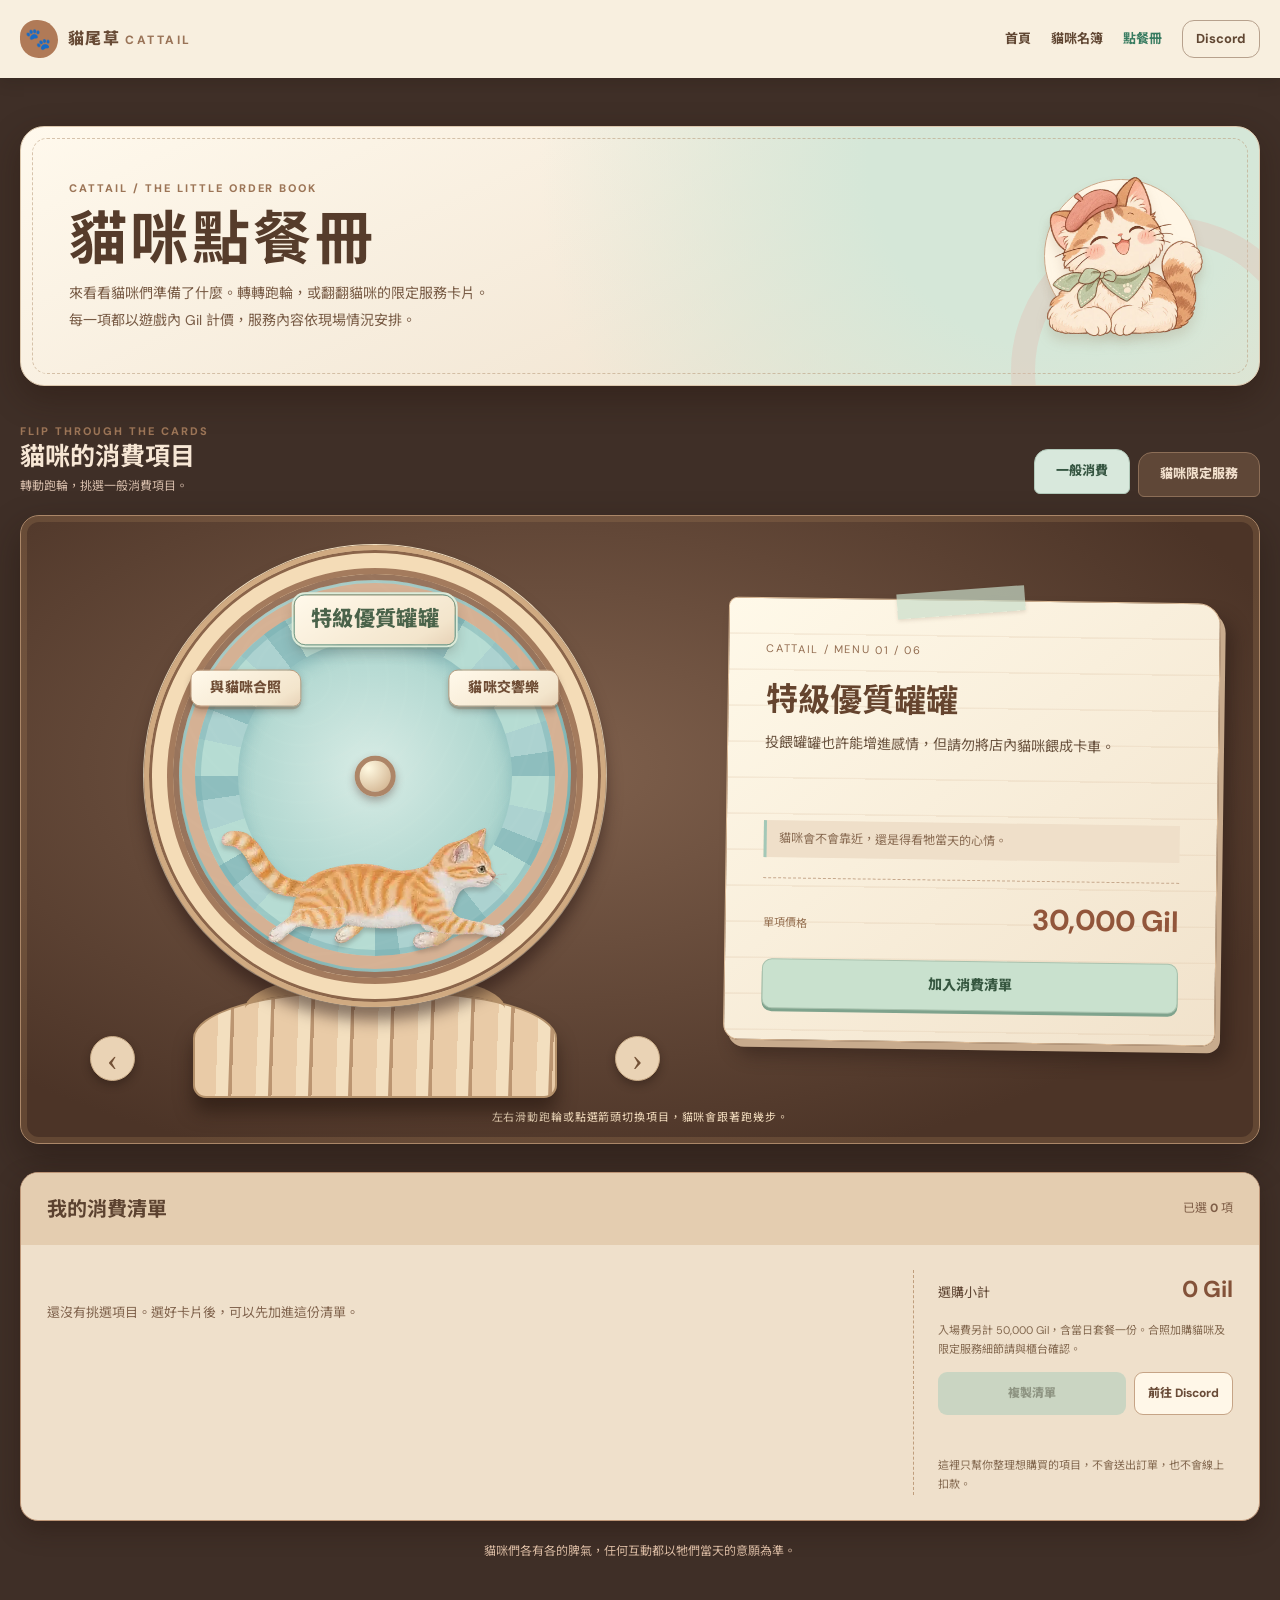
<file: sites/cattail/order.html>
<!doctype html>
<html lang="zh-Hant">
<head>
 <meta charset="utf-8">
 <meta name="viewport" content="width=device-width, initial-scale=1">
 <meta name="theme-color" content="#3f2f27">
 <meta name="description" content="貓尾草 CATTAIL｜翻閱貓咪消費卡片、查看限定服務與遊戲內 Gil 價目。">
 <title>消費點餐冊｜貓尾草 CATTAIL</title>
 <link rel="preconnect" href="https://fonts.googleapis.com">
 <link rel="preconnect" href="https://fonts.gstatic.com" crossorigin>
 <link href="https://fonts.googleapis.com/css2?family=DM+Sans:wght@400;500;600;700;800&family=Noto+Sans+TC:wght@400;500;600;700;800&display=swap" rel="stylesheet">
 <link rel="stylesheet" href="assets/cattail-order.css?v=3">
 <link rel="stylesheet" href="assets/cattail-wheel.css?v=6">
 <script src="assets/cattail-data.js?v=1" defer></script>
 <script src="assets/cattail-order.js?v=3" defer></script>
 <script src="assets/cattail-cat-variants.js?v=4" defer></script>
 <script src="assets/cattail-layered-runner.js?v=5" defer></script>
 <script src="assets/cattail-wheel.js?v=5" defer></script>
<style id="ct-order-brand-fix">
.ct-brand{flex:none;align-items:center;gap:10px;line-height:1.25}
.ct-mark{flex:0 0 38px;width:38px;height:38px;border-radius:45% 55% 49% 51%;background:#b07a57;color:#fff7ea;font-size:21px;line-height:1;transform:none}
.ct-intro-art{transform:none;overflow:visible;min-width:0;isolation:isolate}
.ct-intro-art:before{content:"";position:absolute;width:84%;aspect-ratio:1;border-radius:50%;background:#fff6e6;border:1px solid #cba88b;box-shadow:0 5px 10px #89694a22;z-index:-1}
.ct-intro-art img{width:100%;max-width:180px;height:auto;aspect-ratio:1;object-fit:contain;object-position:center;clip-path:none}
@media(max-width:700px){.ct-mark{flex-basis:34px;width:34px;height:34px;font-size:18px}.ct-intro-art img{width:100%;max-width:88px}}
</style>
</head>
<body class="ct-order-page" data-ct-mode="service">
<header class="ct-order-header">
 <nav class="ct-nav ct-wrap" aria-label="貓尾草導覽">
  <a href="index.html" class="ct-brand" aria-label="貓尾草首頁">
   <span class="ct-mark" aria-hidden="true">🐾</span>
   <span>貓尾草 <em>CATTAIL</em></span>
  </a>
  <div class="ct-navlinks">
   <a href="index.html">首頁</a>
   <a href="index.html#cats">貓咪名簿</a>
   <a href="order.html" class="ct-current" aria-current="page">點餐冊</a>
   <a href="https://discord.gg/u3mV7mMDXP" target="_blank" rel="noopener noreferrer" class="ct-discord">Discord</a>
  </div>
 </nav>
</header>
<main class="ct-main ct-wrap" id="ct-order">
 <section class="ct-intro" aria-labelledby="ct-title">
  <div>
   <span class="ct-eyebrow">CATTAIL / THE LITTLE ORDER BOOK</span>
   <h1 id="ct-title">貓咪點餐冊</h1>
   <p>來看看貓咪們準備了什麼。轉轉跑輪，或翻翻貓咪的限定服務卡片。<br>每一項都以遊戲內 Gil 計價，服務內容依現場情況安排。</p>
  </div>
  <div class="ct-intro-art" aria-hidden="true">
   <img src="[data-uri]" alt="" width="640" height="640" decoding="async">
  </div>
 </section>

 <section aria-labelledby="ct-mode-title">
  <div class="ct-section-title">
   <div>
    <span class="ct-eyebrow">FLIP THROUGH THE CARDS</span>
    <h2 id="ct-mode-title">貓咪的消費項目</h2>
    <p id="ct-mode-description">轉動跑輪，挑選一般消費項目。</p>
   </div>
   <div class="ct-mode-tabs" role="group" aria-label="消費分類">
    <button type="button" data-mode="service" aria-pressed="true">一般消費</button>
    <button type="button" data-mode="cat" aria-pressed="false">貓咪限定服務</button>
   </div>
  </div>


  <section class="ct-wheel-shell" id="ct-wheel-shell" aria-label="一般消費項目跑輪">
   <div class="ct-wheel-grid">
    <div class="ct-wheel-scene" id="ct-wheel-scene">
     <div class="ct-wheel-support" aria-hidden="true"></div>
     <div class="ct-wheel-assembly" id="ct-wheel-assembly" aria-label="木製貓咪跑輪">
      <div class="ct-wheel-grooves" id="ct-wheel-grooves" aria-hidden="true"></div>
      <div class="ct-wheel-labels" id="ct-wheel-labels" aria-live="off"></div>
      <div class="ct-wheel-runner" id="ct-wheel-runner"></div>
      <div class="ct-wheel-axle" aria-hidden="true"></div>
     </div>
     <div class="ct-wheel-actions">
      <button id="ct-wheel-prev" type="button" aria-label="上一項服務">‹</button>
      <button id="ct-wheel-next" type="button" aria-label="下一項服務">›</button>
     </div>
    </div>
    <aside class="ct-wheel-ticket" aria-live="polite" aria-label="目前選擇的消費項目">
     <small>CATTAIL / MENU <span id="ct-wheel-counter">01 / 06</span></small>
     <h3 id="ct-wheel-title">特級優質罐罐</h3>
     <p class="ct-wheel-description" id="ct-wheel-description">投餵罐罐也許能增進感情，但請勿將店內貓咪餵成卡車。</p>
     <p class="ct-wheel-note" id="ct-wheel-note">貓咪會不會靠近，還是得看牠當天的心情。</p>
     <div class="ct-wheel-price"><span>單項價格</span><strong id="ct-wheel-price">30,000 Gil</strong></div>
     <button id="ct-wheel-add" class="ct-wheel-add" type="button">加入消費清單</button>
    </aside>
   </div>
   <p class="ct-wheel-help">左右滑動跑輪或點選箭頭切換項目，貓咪會跟著跑幾步。</p>
  </section>

  <section class="ct-browse" id="ct-browse" aria-label="消費卡片">
   <div class="ct-browse-top">
    <span id="ct-browse-label">MENU / ALL SERVICES</span>
    <span>SWIPE · DRAG · PICK</span>
   </div>
   <div class="ct-stage-frame">
    <button type="button" id="ct-prev" class="ct-arrow prev" aria-label="上一張卡片">‹</button>
    <div class="ct-stage" id="ct-stage" tabindex="0" aria-label="可左右滑動的消費卡片"></div>
    <button type="button" id="ct-next" class="ct-arrow next" aria-label="下一張卡片">›</button>
   </div>
   <div class="ct-browse-bottom">
    <div class="ct-pager" id="ct-dots" aria-label="卡片頁碼"></div>
    <div class="ct-browse-action">
     <div class="ct-now"><small><span id="ct-counter-label">貓咪消費項目</span> · <span id="ct-counter">01 / 06</span></small><strong id="ct-current-name">特級優質罐罐</strong></div>
     <button class="ct-primary" type="button" id="ct-open">抽出這張卡片</button>
    </div>
   </div>
  </section>

  <section class="ct-detail" id="ct-detail" hidden aria-label="卡片與服務內容">
   <div class="ct-detail-head"><span>CATTAIL · A CLOSER LOOK</span><span>服務內容與價格</span></div>
   <div class="ct-pinned-grid">
    <div class="ct-board">
     <div id="ct-display-slot" class="ct-display-slot"></div>
     <div id="ct-paw-stamp" class="ct-paw-stamp" aria-hidden="true">
      <svg viewBox="0 0 100 100"><ellipse cx="48" cy="63" rx="25" ry="19"/><ellipse cx="20" cy="40" rx="10" ry="13" transform="rotate(-15 20 40)"/><ellipse cx="42" cy="28" rx="9" ry="13"/><ellipse cx="63" cy="28" rx="9" ry="13" transform="rotate(8 63 28)"/><ellipse cx="83" cy="42" rx="9" ry="12" transform="rotate(18 83 42)"/></svg>
     </div>
    </div>
    <article class="ct-paper" id="ct-paper" aria-live="polite"></article>
   </div>
  </section>
 </section>

 <section class="ct-cart" id="ct-cart" aria-labelledby="ct-cart-heading">
  <div class="ct-cart-head"><h2 id="ct-cart-heading">我的消費清單</h2><span>已選 <b id="ct-cart-amount">0</b> 項</span></div>
  <div class="ct-cart-body">
   <div>
    <p id="ct-cart-empty" class="ct-cart-empty">還沒有挑選項目。選好卡片後，可以先加進這份清單。</p>
    <div class="ct-cart-lines" id="ct-cart-lines" aria-live="polite"></div>
   </div>
   <aside class="ct-cart-side">
    <div class="ct-cart-sum"><span>選購小計</span><strong id="ct-cart-total">0 Gil</strong></div>
    <p class="ct-cart-disclaimer">入場費另計 50,000 Gil，含當日套餐一份。合照加購貓咪及限定服務細節請與櫃台確認。</p>
    <div class="ct-cart-actions">
     <button class="ct-copy" id="ct-copy" type="button" disabled>複製清單</button>
     <a class="ct-discord-link" href="https://discord.gg/u3mV7mMDXP" target="_blank" rel="noopener noreferrer">前往 Discord</a>
    </div>
    <span class="ct-copy-status" id="ct-copy-status" role="status" aria-live="polite"></span>
    <p class="ct-cart-disclaimer">這裡只幫你整理想購買的項目，不會送出訂單，也不會線上扣款。</p>
   </aside>
  </div>
 </section>
 <p class="ct-end-note">貓咪們各有各的脾氣，任何互動都以牠們當天的意願為準。</p>
</main>
</body>
</html>
</file>
<file: sites/cattail/assets/cattail-order.css>
/* CATTAIL / THE LITTLE ORDER BOOK
   A separate handmade-paper scene; no VEIL assets or selectors are imported. */
:root{--ink:#493326;--wood:#3f2f27;--paper:#f8edda;--cream:#fff9ec;--mint:#bdd8cb;--blush:#e7c6c1;--caramel:#c79a72;--line:#ceb092}
*{box-sizing:border-box}
html{scroll-behavior:smooth}
body.ct-order-page{margin:0;background:var(--wood);color:#f5eadd;font-family:"DM Sans","Noto Sans TC",sans-serif;line-height:1.7;overflow-x:hidden}
button,a{font:inherit}
button{cursor:pointer}
a{color:inherit;text-decoration:none}
[hidden]{display:none!important}
:focus-visible{outline:3px solid #86b5a0;outline-offset:3px}
.ct-wrap{width:min(1260px,calc(100% - 40px));margin-inline:auto}
.ct-order-header{background:#f8efdf;color:#604632;box-shadow:0 3px 15px #1b120d32;position:relative;z-index:30}
.ct-nav{display:flex;align-items:center;justify-content:space-between;min-height:78px;gap:20px}
.ct-brand{display:inline-flex;align-items:center;gap:10px;color:#674a35;font-weight:800;letter-spacing:.08em;white-space:nowrap}
.ct-brand em{font-size:12px;letter-spacing:.21em;font-style:normal;color:#9a7458}
.ct-mark{width:39px;height:39px;display:grid;place-items:center;background:#d9e8dc;border-radius:13px 13px 13px 5px;color:#71513a;transform:rotate(-6deg)}
.ct-mark svg{width:29px;height:29px;transform:rotate(6deg)}
.ct-navlinks{display:flex;gap:20px;align-items:center;flex-wrap:wrap;justify-content:end;font-size:13px;font-weight:700}
.ct-navlinks a{transition:color .2s}
.ct-navlinks a:hover{color:#48836b}
.ct-navlinks .ct-current{color:#397c61}
.ct-navlinks .ct-discord{border:1px solid #b7a18d;border-radius:12px;padding:7px 13px}
.ct-main{padding:48px 0 90px}
.ct-intro{position:relative;display:grid;grid-template-columns:1fr 180px;gap:24px;min-height:230px;align-items:center;padding:39px 48px;overflow:hidden;color:#563c2b;border:1px solid #dcc8ae;border-radius:24px;background:radial-gradient(circle at 84% 12%,#d5e7d8 0,#d5e7d8 18%,transparent 49%),linear-gradient(155deg,#fff9ed,#ecddc8);box-shadow:0 12px 32px #25150e64}
.ct-intro:before{content:"";position:absolute;inset:11px;border:1px dashed #bda1829b;border-radius:15px;pointer-events:none}
.ct-intro:after{content:"";position:absolute;width:260px;height:260px;right:-60px;bottom:-140px;border:24px solid #e5bcb15e;border-radius:50%;pointer-events:none}
.ct-eyebrow{display:block;color:#9c7557;font-size:11px;font-weight:800;letter-spacing:.18em}
.ct-intro h1{font-size:clamp(31px,5.2vw,58px);margin:8px 0 5px;line-height:1.2;letter-spacing:.06em}
.ct-intro p{font-size:14px;line-height:1.9;max-width:640px;color:#785b45;margin:0}
.ct-intro-art{position:relative;z-index:1;display:grid;place-items:center;transform:rotate(3deg)}
.ct-intro-art svg,.ct-intro-art img{display:block;width:min(100%,180px);height:auto;filter:drop-shadow(0 8px 6px #89694a2e)}
.ct-section-title{margin:36px 0 18px;display:flex;align-items:end;gap:22px;justify-content:space-between;flex-wrap:wrap}
.ct-section-title h2{margin:0;font-size:25px;line-height:1.3;color:#f7e7d5}
.ct-section-title p{margin:3px 0 0;font-size:12px;color:#d6bcaa}
.ct-mode-tabs{display:flex;gap:8px;flex-wrap:wrap}
.ct-mode-tabs button{background:#5f4737;color:#f1dfcc;padding:10px 21px;font-size:13px;font-weight:800;border:1px solid #8c6e57;border-radius:14px 14px 6px 6px;transition:background .2s,transform .2s}
.ct-mode-tabs button[aria-pressed=true]{background:#d8e8dc;color:#365642;border-color:#b1c8b9;transform:translateY(-3px)}
.ct-browse{position:relative;border:1px solid #a78264;border-radius:19px;overflow:hidden;background:radial-gradient(ellipse at 50% 32%,#8d6a4e9e,#483226 80%),repeating-linear-gradient(90deg,#5a3c2c 0 28px,#503628 30px 35px);box-shadow:inset 0 0 0 7px #a178574d,0 15px 35px #20110d73}
.ct-browse:before{content:"";position:absolute;left:15px;right:15px;top:14px;bottom:14px;border:1px solid #f4dbc36b;border-radius:11px;pointer-events:none}
.ct-browse-top{display:flex;align-items:center;justify-content:space-between;gap:12px;padding:19px 27px 0;font-size:10px;letter-spacing:.14em;color:#f1dcc0}
.ct-stage-frame{position:relative;isolation:isolate}
.ct-stage{height:470px;position:relative;perspective:1350px;perspective-origin:50% 44%;overflow:hidden;touch-action:pan-y;cursor:grab;user-select:none}
.ct-stage:active{cursor:grabbing}
.ct-stage:after{content:"";position:absolute;bottom:24px;left:12%;right:12%;height:10px;background:radial-gradient(ellipse,#26170e7d,transparent 68%);pointer-events:none}
.ct-arrow{position:absolute;z-index:20;top:49%;transform:translateY(-50%);width:43px;height:66px;border:1px solid #f0d9bf9c;background:#3b271dbb;color:#fff4df;border-radius:11px;font-size:37px;font-family:Georgia,serif;line-height:1}
.ct-arrow:hover:not(:disabled){background:#6e4d35}
.ct-arrow:disabled{opacity:.29;cursor:default}
.ct-arrow.prev{left:16px}.ct-arrow.next{right:16px}
.ct-card{position:absolute;left:50%;top:49%;width:clamp(215px,24vw,288px);height:397px;padding:0;border:0;background:transparent;text-align:left;color:var(--ink);transform-style:preserve-3d;transform:translate(-50%,-50%) translateX(var(--shift,0px)) translateZ(var(--depth,0px)) rotateY(var(--yaw,0deg)) rotateZ(var(--tilt,0deg)) scale(var(--scale,1));z-index:var(--layer,1);opacity:var(--alpha,1);filter:brightness(var(--bright,1));pointer-events:var(--pointer,auto);transition:transform .49s cubic-bezier(.22,.8,.21,1),opacity .28s,filter .28s}
.ct-card.dragging{transition:none}
.ct-card.is-active{filter:brightness(1) drop-shadow(0 6px 13px #2a150c56)}
.ct-card:focus-visible{outline:3px solid #dcecd9;outline-offset:5px}
.ct-card-inner{position:relative;display:flex;flex-direction:column;width:100%;height:100%;padding:13px 13px 15px;border:1px solid #c7a383;border-radius:12px 12px 18px 10px;background:linear-gradient(137deg,#fff8e9,#efdfca 77%,#e9d4be);box-shadow:0 4px 0 #c6a17b,0 7px 0 #a27b5d,0 17px 24px #1c100b80;overflow:hidden}
.ct-card-inner:before{content:"";position:absolute;inset:7px;border:1px dashed #c7ae938a;border-radius:7px 7px 12px 6px;pointer-events:none}
.ct-card-inner:after{content:"";position:absolute;width:95px;height:95px;right:-30px;top:-30px;border:15px solid var(--accent,#d1e6d7);border-radius:50%;opacity:.45;pointer-events:none}
.ct-card-number{display:flex;justify-content:space-between;align-items:center;position:relative;z-index:1;font-size:9px;letter-spacing:.12em;color:#9d7455;margin-bottom:8px}
.ct-card-topline{display:block;border-bottom:1px solid #d5b89a;padding-bottom:4px}
.ct-art{position:relative;z-index:1;display:grid;place-items:center;min-height:0;flex:1;border:1px solid #d5b799;background:radial-gradient(ellipse at 50% 27%,#fff8ea,#e5e3d6 65%,var(--accent,#cdded4));border-radius:8px;overflow:hidden}
.ct-art:after{content:"";position:absolute;inset:8px;border:1px solid #e6ccb266;pointer-events:none}
.ct-drawing{width:83%;max-height:83%;stroke:#8d6146;fill:none;stroke-width:4;stroke-linecap:round;stroke-linejoin:round;filter:drop-shadow(0 8px 5px #8d69422d)}
.ct-cat-picture{width:100%;height:100%;display:grid;place-items:center}
.ct-cat-picture img{display:block;width:100%;height:100%;object-fit:contain;object-position:center;max-height:100%}
.ct-photo-pending{display:grid;place-items:center;text-align:center;color:#956f52;font-size:12px;letter-spacing:.07em;padding:22px}
.ct-card-bottom{position:relative;z-index:1;padding:10px 3px 0;min-height:81px}
.ct-card-type{font-size:10px;letter-spacing:.11em;color:#987354}
.ct-card-name{display:block;color:#5c3e2c;font-weight:800;font-size:20px;line-height:1.45;margin:2px 0;overflow-wrap:anywhere}
.ct-card-sub{display:block;color:#80644e;font-size:11px}
.ct-card-edge{position:absolute;top:-18px;left:14px;padding:5px 14px;border:1px solid #bc9e81;background:var(--accent,#bdd8cb);border-radius:7px 11px 0 0;color:#5f4633;font-size:10px;font-weight:800;letter-spacing:.06em;box-shadow:0 2px 5px #2e1a1252}
.ct-browse-bottom{padding:0 27px 24px;display:grid;gap:13px}
.ct-pager{display:flex;justify-content:center;align-items:center;gap:8px}
.ct-dot{width:9px;height:9px;padding:0;border:1px solid #f1d3b2;background:#f1d3b24e;border-radius:99px;transition:width .2s,background .2s}
.ct-dot[aria-current=true]{width:26px;background:#dce8d8}
.ct-browse-action{display:flex;justify-content:space-between;align-items:center;gap:15px}
.ct-now{display:flex;flex-direction:column;gap:1px;font-size:13px}
.ct-now small{color:#eacdaf;font-size:10px;letter-spacing:.11em}
.ct-now strong{font-size:17px;font-weight:800;color:#fff0db}
.ct-primary{border:1px solid #a3bca9;background:#cce1d3;color:#435642;border-radius:12px;padding:11px 23px;font-size:14px;font-weight:800;box-shadow:0 3px 0 #7e9a83;transition:filter .2s,transform .2s}
.ct-primary:hover{filter:brightness(1.04);transform:translateY(-1px)}
.ct-primary:disabled{opacity:.55;cursor:default}
.ct-detail{border:1px solid #ae8768;border-radius:19px;background:radial-gradient(circle at 9% 7%,#d4ba9d80,transparent 48%),repeating-linear-gradient(110deg,#795841 0 33px,#74523c 35px 42px);padding:29px;box-shadow:inset 0 0 0 7px #5635217d,0 15px 35px #20110d73}
.ct-detail-head{display:flex;justify-content:space-between;gap:14px;align-items:center;color:#fff4df;font-size:11px;letter-spacing:.12em;margin-bottom:24px}
.ct-pinned-grid{display:grid;grid-template-columns:minmax(260px,.9fr) minmax(0,1.12fr);gap:30px;align-items:stretch}
.ct-board{position:relative;display:grid;place-items:center;min-width:0;min-height:455px;padding:31px 20px;background:radial-gradient(ellipse at center,#f0d9b37d,#bb906b90),repeating-linear-gradient(135deg,#e0b78f22 0 4px,#94705021 5px 9px);border:10px solid #b68b66;border-radius:11px;box-shadow:inset 0 0 0 1px #fbe6ca7a,inset 0 0 35px #5f3d2b66,0 5px 12px #28150d88}
.ct-board:before{content:"";position:absolute;inset:16px;border:1px dashed #805c4288;pointer-events:none}
.ct-display-slot{position:relative;display:grid;place-items:center;width:100%;height:100%}
.ct-display-slot .ct-card{position:relative;left:auto;top:auto;width:min(100%,280px);height:397px;transform:none!important;filter:none;opacity:1;pointer-events:none}
.ct-display-slot .ct-card-inner{box-shadow:0 5px 1px #b48f72,0 14px 23px #3823175e}
.ct-paw-stamp{position:absolute;z-index:5;right:11%;top:13%;display:grid;place-items:center;width:98px;height:98px;border:4px double #986f60;border-radius:50%;background:#f6e8d5a6;color:#9a6255;opacity:0;transform:translate(25px,-65px) rotate(-18deg) scale(1.4);transition:opacity .35s,transform .52s cubic-bezier(.16,.8,.3,1);pointer-events:none}
.ct-paw-stamp svg{width:65%;height:65%;fill:currentColor}
.ct-paw-stamp.is-stamped{opacity:.88;transform:translate(0,0) rotate(-18deg) scale(1)}
.ct-paper{position:relative;min-height:455px;display:flex;flex-direction:column;gap:0;color:#5d402e;padding:34px clamp(22px,3vw,39px) 30px;border:1px solid #d8b798;background:repeating-linear-gradient(transparent 0 31px,#caa78726 32px 33px),linear-gradient(120deg,#fff9eb,#f4e8d4);border-radius:4px 15px 8px 12px;box-shadow:4px 7px 0 #d6b99b,10px 16px 19px #2b1b1366;transform:translateX(55px) rotate(1.8deg);opacity:0;transition:transform .58s cubic-bezier(.21,.8,.21,1),opacity .42s}
.ct-paper.is-visible{transform:translateX(0) rotate(0);opacity:1}
.ct-paper:before{content:"";position:absolute;top:-14px;left:25%;width:132px;height:29px;background:#dce7d3c9;transform:rotate(-4deg);box-shadow:0 2px 3px #57422b22}
.ct-paper-top{display:flex;align-items:center;justify-content:space-between;gap:8px;color:#967255;font-size:10px;letter-spacing:.11em;border-bottom:1px solid #d2ba9e;padding-bottom:11px}
.ct-paper h2{margin:20px 0 4px;font-size:clamp(25px,3vw,35px);line-height:1.35;color:#69462f}
.ct-paper-meta{font-size:12px;color:#96745b;margin-bottom:12px}
.ct-paper-description{font-size:15px;line-height:1.95;white-space:pre-line;color:#604836;overflow-wrap:anywhere;margin:6px 0 12px}
.ct-paper-note{font-size:12px;line-height:1.8;color:#86674e;background:#f0dfc8;padding:11px 13px;border-left:3px solid #bdd8cb;border-radius:4px;margin:5px 0 12px}
.ct-paper-tags{display:flex;flex-wrap:wrap;gap:6px;margin:6px 0 13px}
.ct-paper-tags span{font-size:11px;background:#dce9db;color:#52684d;border-radius:100px;padding:3px 9px}
.ct-paper-price{margin-top:auto;padding-top:13px;display:flex;justify-content:space-between;gap:14px;align-items:baseline;border-top:1px dashed #ccaf91}
.ct-paper-price small{font-size:11px;color:#977459}
.ct-paper-price strong{font-size:clamp(21px,3vw,28px);color:#85523b;white-space:nowrap}
.ct-paper-cta{display:flex;gap:10px;margin-top:18px;flex-wrap:wrap}
.ct-add{flex:1;min-width:160px;border:0;border-radius:9px;padding:12px 14px;background:#b6d5c3;color:#375341;font-weight:800;font-size:14px}
.ct-add:hover{background:#a1c9b1}
.ct-return{border:1px solid #c8a78d;background:#f5e8d6;color:#73523c;padding:10px 15px;border-radius:9px;font-size:13px;font-weight:700}
.ct-return:hover{background:#ebdcc6}
.ct-cart{margin-top:28px;border:1px solid #bd9576;border-radius:18px;background:#efe0cb;color:#5c4230;box-shadow:0 9px 25px #25140e66;overflow:hidden}
.ct-cart-head{display:flex;justify-content:space-between;gap:20px;align-items:center;background:#e4cdb0;padding:19px 26px}
.ct-cart-head h2{font-size:20px;margin:0}
.ct-cart-head span{font-size:12px;color:#7f5e47}
.ct-cart-body{display:grid;grid-template-columns:minmax(0,1fr) 320px;gap:28px;padding:25px 26px}
.ct-cart-empty{font-size:13px;color:#82654f;padding:19px 0}
.ct-cart-lines{display:flex;flex-direction:column;gap:9px;max-height:280px;overflow:auto}
.ct-cart-line{display:grid;grid-template-columns:minmax(0,1fr) auto auto;gap:13px;align-items:center;background:#fff8e9;border:1px solid #d7bca0;border-radius:9px;padding:11px 12px}
.ct-cart-line b{display:block;font-size:13px}
.ct-cart-line small{color:#916d50;font-size:11px;display:block}
.ct-cart-qty{display:flex;gap:7px;align-items:center}
.ct-cart-qty button{width:28px;height:28px;border:1px solid #bea081;border-radius:7px;background:#f5e5d3;color:#684830;font-weight:800}
.ct-cart-qty span{min-width:16px;text-align:center;font-size:12px}
.ct-cart-subtotal{font-weight:700;font-size:12px;min-width:80px;text-align:right}
.ct-cart-side{border-left:1px dashed #bf9e7d;padding-left:24px;display:flex;flex-direction:column;gap:12px}
.ct-cart-sum{display:flex;justify-content:space-between;gap:12px;align-items:baseline;font-size:13px}
.ct-cart-sum strong{font-size:23px;color:#835239}
.ct-cart-disclaimer{margin:0;color:#83684f;font-size:11px;line-height:1.8}
.ct-cart-actions{display:flex;gap:8px;flex-wrap:wrap}
.ct-copy{flex:1;white-space:nowrap;background:#a7ccba;color:#304b3c;border:0;border-radius:9px;padding:10px 15px;font-size:12px;font-weight:800}
.ct-copy:disabled{opacity:.5;cursor:default}
.ct-discord-link{display:inline-flex;align-items:center;justify-content:center;background:#fff7e8;color:#6a4c38;border:1px solid #c6a486;border-radius:9px;padding:10px 13px;font-size:12px;font-weight:800}
.ct-copy-status{font-size:11px;color:#4f775b;min-height:17px}
.ct-end-note{font-size:12px;color:#d9baa2;margin:20px 0 0;text-align:center}
@media(max-width:900px){
 .ct-pinned-grid{grid-template-columns:minmax(210px,.77fr) minmax(0,1fr);gap:16px}
 .ct-detail{padding:22px}
 .ct-paper{padding:28px 22px}
 .ct-cart-body{grid-template-columns:1fr}
 .ct-cart-side{border-left:0;border-top:1px dashed #bf9e7d;padding:17px 0 0}
}
@media(max-width:680px){
 .ct-wrap{width:calc(100% - 22px)}
 .ct-nav{min-height:67px;gap:10px}
 .ct-brand{font-size:15px}.ct-brand em{display:none}
 .ct-navlinks{gap:10px;font-size:11px}.ct-navlinks .ct-discord{padding:5px 7px}
 .ct-main{padding:24px 0 55px}
 .ct-intro{grid-template-columns:1fr 83px;padding:25px 22px;gap:8px;min-height:170px;border-radius:15px}
 .ct-intro h1{font-size:32px}
 .ct-intro p{font-size:12px}
 .ct-intro-art svg,.ct-intro-art img{width:88px}
 .ct-section-title{margin:26px 0 17px;align-items:start}
 .ct-section-title h2{font-size:22px}
 .ct-mode-tabs{width:100%}.ct-mode-tabs button{flex:1;padding:10px 9px;font-size:12px}
 .ct-browse-top{padding:15px 16px 0;font-size:8px}
 .ct-stage{height:405px}
 .ct-card{width:225px;height:330px}
 .ct-card-inner{padding:10px 10px 11px}
 .ct-card-name{font-size:17px}
 .ct-card-bottom{min-height:66px}
 .ct-card-type{font-size:9px}
 .ct-arrow{width:28px;height:51px;font-size:29px}
 .ct-arrow.prev{left:7px}.ct-arrow.next{right:7px}
 .ct-browse-bottom{padding:0 15px 19px}
 .ct-browse-action{flex-wrap:wrap}
 .ct-now strong{font-size:15px}
 .ct-primary{padding:10px 15px;font-size:12px}
 .ct-pinned-grid{grid-template-columns:1fr}
 .ct-detail{padding:16px}
 .ct-detail-head{font-size:9px}
 .ct-board{min-height:350px;padding:27px 12px}
 .ct-display-slot .ct-card{width:224px;height:320px}
 .ct-paw-stamp{width:73px;height:73px;right:7%;top:10%}
 .ct-paper{min-height:330px;padding:26px 19px 21px;transform:translateY(22px)}
 .ct-paper.is-visible{transform:translateY(0)}
 .ct-paper-description{font-size:13px}
 .ct-cart-head{padding:15px 16px}
 .ct-cart-body{padding:16px}
 .ct-cart-line{grid-template-columns:minmax(0,1fr) auto;gap:6px}
 .ct-cart-subtotal{grid-column:1 / -1;text-align:right}
}
@media(max-width:370px){.ct-navlinks a:not(.ct-current):not(.ct-discord){display:none}.ct-intro{grid-template-columns:1fr 62px}.ct-intro-art svg,.ct-intro-art img{width:66px}}
@media(prefers-reduced-motion:reduce){*,*:before,*:after{scroll-behavior:auto!important;transition:none!important;animation:none!important}}

/* Full-length member portraits, isolated from ordinary menu cards. */
body[data-ct-mode="cat"] .ct-stage{height:650px}
.ct-card.ct-cat-card{width:clamp(215px,24vw,288px);height:auto;aspect-ratio:auto}
.ct-cat-card .ct-card-inner{height:auto}
.ct-cat-card .ct-art{flex:none;width:100%;aspect-ratio:9/16}
.ct-cat-card .ct-cat-picture{min-width:0;min-height:0;overflow:hidden}
.ct-cat-card .ct-cat-picture img{width:100%;height:100%;object-fit:contain;object-position:center}
.ct-display-slot .ct-card.ct-cat-card{width:min(100%,280px);height:auto}
@media(max-width:679px){body[data-ct-mode="cat"] .ct-stage{height:490px}.ct-card.ct-cat-card{width:190px}.ct-display-slot .ct-card.ct-cat-card{width:min(100%,224px)}}
</file>
<file: sites/cattail/assets/cattail-wheel.css>
.ct-wheel-shell{overflow:hidden;border:1px solid #ab8768;border-radius:19px;padding:24px clamp(14px,3.2vw,42px) 16px;background:radial-gradient(ellipse at 42% 40%,#80614d,#4c3427 78%);box-shadow:inset 0 0 0 6px #a67f5940,0 15px 35px #20110d73}
.ct-wheel-grid{display:grid;grid-template-columns:minmax(0,1.12fr) minmax(300px,.88fr);gap:clamp(20px,3vw,46px);align-items:center}
.ct-wheel-scene{position:relative;width:100%;max-width:570px;aspect-ratio:1/.99;display:grid;place-items:center;margin:0 auto;touch-action:pan-y;user-select:none;cursor:grab}
.ct-wheel-scene.is-dragging{cursor:grabbing}
.ct-wheel-support{position:absolute;width:64%;height:19%;bottom:1%;border-radius:44% 44% 13px 13px;background:repeating-linear-gradient(92deg,#e9cba7 0 24px,#f3dfbf 24px 36px,#bb9571 37px 40px);border:2px solid #b3906a;box-shadow:0 14px 18px #22140d91}
.ct-wheel-support:before{content:"";position:absolute;left:14%;right:14%;top:-20%;height:52%;border-radius:100% 100% 0 0;border-top:19px solid #b69169}
.ct-wheel-assembly{position:absolute;top:1%;left:9.5%;width:81%;aspect-ratio:1;isolation:isolate;border-radius:50%;border:5px solid #d0aa81;background:repeating-conic-gradient(from 8deg,#e6c69d 0deg 9deg,#d7b38b 10deg 17deg,#f0d9b6 18deg 24deg,#af8867 25deg 27deg);box-shadow:inset 0 0 0 3px #8b654a,inset 0 0 0 18px #f4dcb7,inset 0 0 0 24px #a47b5d,0 13px 15px #23120f82,0 0 0 1px #f5e4c5}
.ct-wheel-assembly:before{content:"";position:absolute;inset:5.3%;border-radius:50%;border:6px solid #98745c;background:linear-gradient(155deg,#d8f1e7,#8ec9c7 70%,#d1e7de);box-shadow:inset 0 0 30px #295c6370;z-index:0}
.ct-wheel-grooves{position:absolute;inset:7.3%;border:13px solid #d5b194;border-radius:50%;background:repeating-conic-gradient(from 12deg,#acd2d0 0 10deg,#8ebebe 10deg 18deg,#b6dcd3 18deg 30deg);box-shadow:inset 0 0 0 6px #73adae6b;z-index:1;transition:transform .7s cubic-bezier(.25,.72,.22,1)}
.ct-wheel-grooves:before{content:"";position:absolute;inset:12%;background:radial-gradient(ellipse at 48% 48%,#d8ece5,#98cac3);border-radius:50%;box-shadow:inset 0 7px 16px #478b9852}
.ct-wheel-labels{position:absolute;inset:0;z-index:4;pointer-events:none}
.ct-wheel-label{position:absolute;left:50%;top:50%;display:grid;place-items:center;min-width:25%;max-width:38%;padding:7px 11px;border-radius:9px 12px 7px 10px;border:1px solid #a78464;background:linear-gradient(120deg,#fff9e9,#f1e0c9);color:#6f4d35;font-size:clamp(10px,1.18vw,15px);font-weight:800;line-height:1.4;text-align:center;white-space:nowrap;box-shadow:0 3px 7px #2e1a1248;opacity:var(--wheel-opacity,0);transform:translate(-50%,-50%) translate(var(--wheel-x,0px),var(--wheel-y,0px)) scale(var(--wheel-scale,1));transition:transform .7s cubic-bezier(.22,.77,.22,1),opacity .35s,border-color .3s}
.ct-wheel-label.is-selected{border-color:#779881;box-shadow:0 0 0 3px #e5f0da,0 6px 10px #53392b50;color:#4a634a}
.ct-wheel-axle{position:absolute;top:50%;left:50%;z-index:6;width:9%;aspect-ratio:1;border-radius:50%;background:radial-gradient(circle at 28% 25%,#fff9e1,#ccaa85);border:5px solid #ad8567;box-shadow:0 4px 8px #4b302a60;transform:translate(-50%,-50%)}
.ct-wheel-runner{position:absolute;left:50%;bottom:7%;width:63%;height:49%;z-index:3;transform:translateX(-50%);display:grid;place-items:end center;pointer-events:none}
.ct-wheel-runner svg{width:100%;height:100%;overflow:visible;filter:drop-shadow(0 7px 4px #3b5c5350);transform-origin:center bottom}
.ct-wheel-runner.running svg{animation:ct-runner-bob .32s ease-in-out infinite alternate}
.ct-wheel-runner .ct-cat-shape{fill:#a97b53;stroke:#6c4935;stroke-width:1.15;stroke-linejoin:round}
.ct-wheel-runner .ct-cat-pattern{fill:url(#ct-cat-fur);opacity:.55;stroke:none}
.ct-wheel-runner .ct-cat-eye{fill:#302b24;stroke:#fff0c7;stroke-width:.8}
.ct-wheel-actions{position:absolute;bottom:4%;left:0;right:0;z-index:8;display:flex;justify-content:space-between;align-items:center;pointer-events:none}
.ct-wheel-actions button{pointer-events:auto;width:45px;height:45px;border-radius:50%;border:1px solid #c9ab87;background:#ead3b5;color:#735136;box-shadow:0 4px 8px #21130e67;font:32px/1 Georgia,serif}
.ct-wheel-actions button:hover{background:#c9e2d2}
.ct-wheel-help{text-align:center;color:#f4debf;font-size:11px;letter-spacing:.08em;margin:4px 0 0}
.ct-wheel-ticket{position:relative;min-width:0;min-height:370px;padding:35px clamp(22px,3vw,37px) 31px;border:1px solid #ddbd9a;border-radius:9px 23px 13px 16px;background:repeating-linear-gradient(transparent 0 34px,#d1b1902d 35px 36px),linear-gradient(140deg,#fff9e9,#f1e2cb);color:#57402d;box-shadow:5px 7px 0 #c8ab8d,13px 15px 18px #24171173;transform:rotate(.8deg)}
.ct-wheel-ticket:before{content:"";position:absolute;top:-11px;left:34%;width:128px;max-width:30%;height:25px;background:#c9ddcaae;transform:rotate(-5deg);box-shadow:0 2px 4px #70594428}
.ct-wheel-ticket small{font-size:11px;letter-spacing:.15em;color:#936d51}
.ct-wheel-ticket h3{font-size:clamp(24px,2.5vw,33px);line-height:1.35;color:#65442e;margin:18px 0 8px}
.ct-wheel-ticket .ct-wheel-description{font-size:14px;line-height:1.95;white-space:pre-line;color:#69523e;min-height:80px;margin:5px 0 11px}
.ct-wheel-ticket .ct-wheel-note{font-size:12px;color:#896b52;margin:0 0 20px;padding:8px 12px;background:#efdfc9;border-left:3px solid #a3c8b7;line-height:1.7}
.ct-wheel-ticket .ct-wheel-price{display:flex;justify-content:space-between;gap:8px;align-items:baseline;border-top:1px dashed #c7a98d;padding:14px 0 17px}
.ct-wheel-ticket .ct-wheel-price span{font-size:11px;color:#967152}
.ct-wheel-ticket .ct-wheel-price strong{font-size:clamp(20px,2.5vw,29px);color:#92563b;white-space:nowrap}
.ct-wheel-ticket .ct-wheel-add{border:1px solid #a9c2ae;background:#c9e1ce;color:#365740;border-radius:10px;padding:12px 20px;width:100%;font-size:14px;font-weight:800;box-shadow:0 3px 0 #7fa38d}
.ct-wheel-ticket .ct-wheel-add:hover{background:#b8dbbf}
@keyframes ct-runner-bob{from{transform:translateY(0)}to{transform:translateY(-5px)}}
body[data-ct-mode="service"] #ct-browse{display:none!important}
body[data-ct-mode="cat"] #ct-wheel-shell{display:none!important}
@media(max-width:820px){
 .ct-wheel-shell{padding:23px 13px 18px}
 .ct-wheel-grid{display:flex;flex-direction:column-reverse;gap:10px}
 .ct-wheel-ticket{width:min(100%,520px);min-height:0;transform:none;padding:23px 23px 20px}
 .ct-wheel-ticket h3{margin:7px 0;font-size:24px}
 .ct-wheel-ticket .ct-wheel-description{min-height:0;font-size:13px;line-height:1.75}
 .ct-wheel-ticket .ct-wheel-note{margin-bottom:9px}
 .ct-wheel-ticket .ct-wheel-price{padding:9px 0}
 .ct-wheel-scene{width:min(100%,490px)}
 .ct-wheel-label{font-size:clamp(9px,2.1vw,12px);padding:5px 7px}
}
@media(max-width:440px){
 .ct-wheel-scene{width:100%;max-width:390px}
 .ct-wheel-assembly{border-width:3px}
 .ct-wheel-grooves{border-width:8px}
 .ct-wheel-axle{border-width:3px}
 .ct-wheel-label{min-width:24%;max-width:40%;font-size:9px}
 .ct-wheel-actions button{width:35px;height:35px;font-size:25px}
 .ct-wheel-support{height:17%}
 .ct-wheel-help{font-size:10px}
}
@media(prefers-reduced-motion:reduce){.ct-wheel-label,.ct-wheel-grooves{transition:none!important}.ct-wheel-runner.running svg{animation:none}}



.ct-wheel-runner{width:74%;height:42%;bottom:5%;isolation:isolate}
.ct-wheel-runner .ct-layered-runner{
 display:block;width:100%;height:100%;object-fit:contain;
 filter:drop-shadow(0 4px 2px rgba(58,49,39,.23)) saturate(.96);
 transform-origin:50% 85%;
}
/* Padded stage: the canvas is larger than the runner box; the inner 640x360 frame lines up with
   the box, so the cat stays put while tail and paws may reach beyond it. */
.ct-wheel-runner .ct-layered-runner[style*="--stage-w"]{
 position:absolute;height:auto;object-fit:fill;
 width:calc(var(--stage-w) * 100%);
 left:calc(var(--pad-l) * -100%);
 bottom:calc(var(--pad-b) * -100%);
 transform-origin:55.8% 85.2%;
}
.ct-wheel-runner.running .ct-layered-runner{
 animation:ct-layered-gait .25s ease-in-out infinite alternate;
}
@keyframes ct-layered-gait{
 from{transform:translateY(1px) rotate(-.3deg)}
 to{transform:translateY(-3px) rotate(.3deg)}
}

.ct-wheel-label{
 min-width:28%;max-width:47%;padding:9px 13px;
 font-size:clamp(13px,1.24vw,16px);
 letter-spacing:.015em;line-height:1.38;
 font-weight:800;
 transition:transform .7s cubic-bezier(.22,.77,.22,1),opacity .36s ease,font-size .55s ease,padding .55s ease,border-color .3s,box-shadow .3s;
 border-radius:11px 13px 9px 12px;
 border:1px solid #b99778;
 background:linear-gradient(150deg,#fff8e9 5%,#f3e5cc 80%,#e7d2b7);
 box-shadow:0 3px 0 rgba(132,95,66,.31),0 5px 9px rgba(50,31,23,.26);
}
.ct-wheel-label.is-selected{
 min-width:36%;max-width:52%;padding:10px 13px;
 font-size:clamp(17px,1.66vw,22px);
 font-weight:800;border-color:#799982;
 box-shadow:0 0 0 2px #dcebd9,0 4px 0 rgba(119,151,127,.34),0 7px 13px rgba(58,39,31,.23);
}
.ct-wheel-assembly:after{
 content:"";position:absolute;inset:5.5%;z-index:2;pointer-events:none;
 border-radius:50%;
 background:repeating-radial-gradient(circle at 32% 26%,transparent 0 7px,rgba(245,234,203,.045) 8px 10px,transparent 11px 19px);
 mix-blend-mode:soft-light;
}
@media(max-width:820px){
 .ct-wheel-label{font-size:clamp(11px,1.8vw,14px);padding:6px 8px;min-width:26%;max-width:47%}
 .ct-wheel-label.is-selected{font-size:clamp(15px,3.45vw,19px);padding:8px 10px;min-width:35%;max-width:51%}
}
@media(max-width:440px){
 .ct-wheel-label{font-size:11px;padding:5px 6px;min-width:27%;max-width:49%;line-height:1.35}
 .ct-wheel-label.is-selected{font-size:16px;padding:7px 9px;min-width:39%;max-width:56%}
}
@media(prefers-reduced-motion:reduce){
 .ct-wheel-runner.running .ct-layered-runner{animation:none!important}
}
</file>
